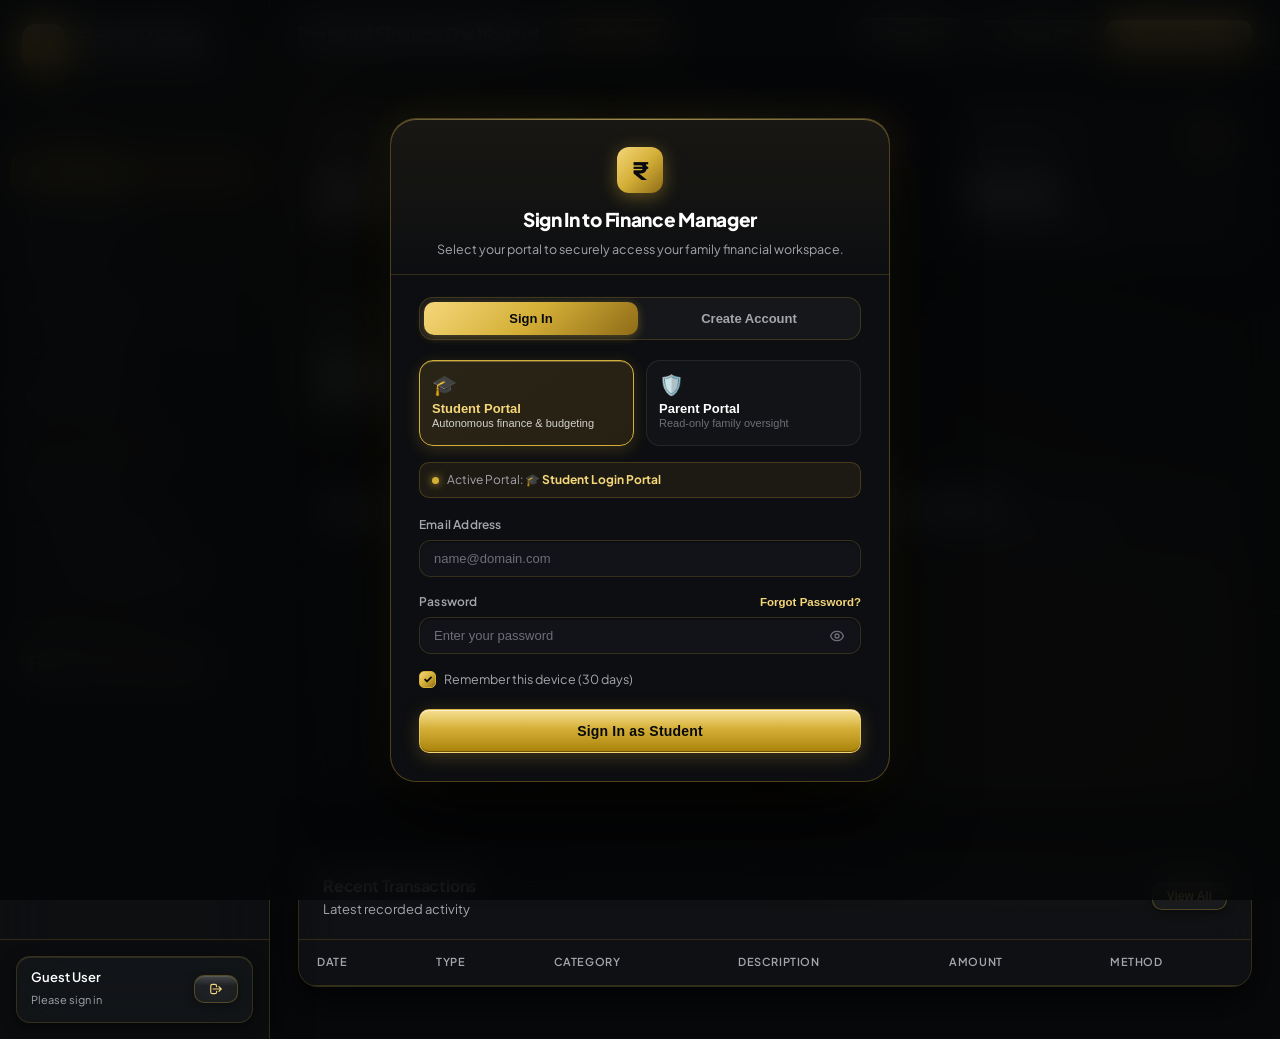
<file: frontend/index.html>
<!DOCTYPE html>
<html lang="en">
<head>
  <meta charset="UTF-8">
  <meta name="viewport" content="width=device-width, initial-scale=1.0">
  <title>Finance System Manager — Parent–Student Family Finance</title>
  <link rel="stylesheet" href="css/style.css">
  <link rel="preconnect" href="https://fonts.googleapis.com">
  <link rel="preconnect" href="https://fonts.gstatic.com" crossorigin>
  <link href="https://fonts.googleapis.com/css2?family=Plus+Jakarta+Sans:wght@400;500;600;700;800&family=Inter:wght@400;500;600;700;800&display=swap" rel="stylesheet">
</head>
<body>

  <!-- Ambient Luxury Golden Glow & Flowing Streamlines Canvas -->
  <div class="ambient-glow-mesh" aria-hidden="true">
    <div class="ambient-orb orb-primary"></div>
    <div class="ambient-orb orb-secondary"></div>
    <div class="ambient-orb orb-accent"></div>
    <svg class="gold-waves-svg" viewBox="0 0 1440 900" preserveAspectRatio="none" fill="none">
      <defs>
        <linearGradient id="goldWaveGrad1" x1="0%" y1="0%" x2="100%" y2="80%">
          <stop offset="0%" stop-color="#D4AF37" stop-opacity="0.32" />
          <stop offset="35%" stop-color="#F5D77A" stop-opacity="0.5" />
          <stop offset="70%" stop-color="#8F6B18" stop-opacity="0.2" />
          <stop offset="100%" stop-color="#D4AF37" stop-opacity="0" />
        </linearGradient>
        <linearGradient id="goldWaveGrad2" x1="100%" y1="100%" x2="0%" y2="20%">
          <stop offset="0%" stop-color="#F5D77A" stop-opacity="0.25" />
          <stop offset="50%" stop-color="#D4AF37" stop-opacity="0.4" />
          <stop offset="100%" stop-color="#8F6B18" stop-opacity="0" />
        </linearGradient>
      </defs>
      <path d="M-100,180 C280,320 540,60 920,220 C1200,340 1380,180 1560,120" stroke="url(#goldWaveGrad1)" stroke-width="1.8" opacity="0.7" />
      <path d="M-100,210 C290,350 560,90 940,250 C1220,370 1400,210 1580,150" stroke="url(#goldWaveGrad1)" stroke-width="1.2" opacity="0.5" />
      <path d="M-100,240 C300,380 580,120 960,280 C1240,400 1420,240 1600,180" stroke="url(#goldWaveGrad1)" stroke-width="0.8" opacity="0.35" />
      <path d="M-80,270 C310,410 600,150 980,310 C1260,430 1440,270 1620,210" stroke="url(#goldWaveGrad1)" stroke-width="0.6" opacity="0.22" />
      <path d="M300,920 C640,680 920,860 1280,660 C1400,590 1500,620 1600,600" stroke="url(#goldWaveGrad2)" stroke-width="1.6" opacity="0.6" />
      <path d="M320,950 C660,710 940,890 1300,690 C1420,620 1520,650 1620,630" stroke="url(#goldWaveGrad2)" stroke-width="1.0" opacity="0.4" />
      <path d="M340,980 C680,740 960,920 1320,720 C1440,650 1540,680 1640,660" stroke="url(#goldWaveGrad2)" stroke-width="0.7" opacity="0.25" />
    </svg>
  </div>

  <!-- App Main Layout -->
  <div class="app-container">

    <!-- Sidebar -->
    <aside class="sidebar">
      <div class="brand">
        <div class="brand-icon">₹</div>
        <div class="brand-info">
          <h2>Finance Manager</h2>
          <p>Parent–Student Workspace</p>
        </div>
      </div>

      <nav class="nav-menu">
        <div class="nav-section-title">Core Finance</div>
        <button class="nav-item active" data-view="dashboard-view">
          <svg fill="none" stroke="currentColor" stroke-width="2" viewBox="0 0 24 24"><path stroke-linecap="round" stroke-linejoin="round" d="M3 12l2-2m0 0l7-7 7 7M5 10v10a1 1 0 001 1h3m10-11l2 2m-2-2v10a1 1 0 01-1 1h-3m-6 0a1 1 0 001-1v-4a1 1 0 011-1h2a1 1 0 011 1v4a1 1 0 001 1m-6 0h6"/></svg>
          Dashboard
        </button>

        <button class="nav-item" data-view="transactions-view">
          <svg fill="none" stroke="currentColor" stroke-width="2" viewBox="0 0 24 24"><path stroke-linecap="round" stroke-linejoin="round" d="M9 5H7a2 2 0 00-2 2v12a2 2 0 002 2h10a2 2 0 002-2V7a2 2 0 00-2-2h-2M9 5a2 2 0 002 2h2a2 2 0 002-2M9 5a2 2 0 012-2h2a2 2 0 012 2m-3 7h3m-3 4h3m-6-4h.01M9 16h.01"/></svg>
          Transactions
        </button>

        <button class="nav-item" data-view="budgets-view">
          <svg fill="none" stroke="currentColor" stroke-width="2" viewBox="0 0 24 24"><path stroke-linecap="round" stroke-linejoin="round" d="M11 3.055A9.001 9.001 0 1020.945 13H11V3.055z"/><path stroke-linecap="round" stroke-linejoin="round" d="M20.488 9H15V3.512A9.025 9.025 0 0120.488 9z"/></svg>
          Budgets
        </button>

        <button class="nav-item" data-view="goals-view">
          <svg fill="none" stroke="currentColor" stroke-width="2" viewBox="0 0 24 24"><path stroke-linecap="round" stroke-linejoin="round" d="M13 10V3L4 14h7v7l9-11h-7z"/></svg>
          Savings Goals
        </button>

        <button class="nav-item" data-view="investments-view">
          <svg fill="none" stroke="currentColor" stroke-width="2" viewBox="0 0 24 24"><path stroke-linecap="round" stroke-linejoin="round" d="M13 7h8m0 0v8m0-8l-8 8-4-4-6 6"/></svg>
          Investments
        </button>

        <button class="nav-item" data-view="sip-view">
          <svg fill="none" stroke="currentColor" stroke-width="2" viewBox="0 0 24 24"><path stroke-linecap="round" stroke-linejoin="round" d="M12 8c-1.657 0-3 .895-3 2s1.343 2 3 2 3 .895 3 2-1.343 2-3 2m0-8c1.11 0 2.08.402 2.599 1M12 8V7m0 1v8m0 0v1m0-1c-1.11 0-2.08-.402-2.599-1M21 12a9 9 0 11-18 0 9 9 0 0118 0z"/></svg>
          SIP Tracker
        </button>

        <div class="nav-section-title">Family & Intelligence</div>
        <button class="nav-item" data-view="family-view">
          <svg fill="none" stroke="currentColor" stroke-width="2" viewBox="0 0 24 24"><path stroke-linecap="round" stroke-linejoin="round" d="M12 4.354a4 4 0 110 5.292M15 21H3v-1a6 6 0 0112 0v1zm0 0h6v-1a6 6 0 00-9-5.197M13 7a4 4 0 11-8 0 4 4 0 018 0z"/></svg>
          Family Link
        </button>

        <button class="nav-item" data-view="statement-view">
          <svg fill="none" stroke="currentColor" stroke-width="2" viewBox="0 0 24 24"><path stroke-linecap="round" stroke-linejoin="round" d="M4 16v1a3 3 0 003 3h10a3 3 0 003-3v-1m-4-8l-4-4m0 0L8 8m4-4v12"/></svg>
          Statement Import
        </button>

        <button class="nav-item" data-view="intelligence-view">
          <svg fill="none" stroke="currentColor" stroke-width="2" viewBox="0 0 24 24"><path stroke-linecap="round" stroke-linejoin="round" d="M9.663 17h4.673M12 3v1m6.364 1.636l-.707.707M21 12h-1M4 12H3m3.343-5.657l-.707-.707m2.828 9.9a5 5 0 117.072 0l-.548.547A3.374 3.374 0 0014 18.469V19a2 2 0 11-4 0v-.531c0-.895-.356-1.754-.988-2.386l-.548-.547z"/></svg>
          AI & Analytics (9 Tools)
        </button>

        <div class="nav-section-title">Presentation & Deck</div>
        <a href="presentation.html" target="_blank" class="nav-item" style="text-decoration: none; color: var(--primary-bright);">
          <svg fill="none" stroke="currentColor" stroke-width="2" viewBox="0 0 24 24"><path stroke-linecap="round" stroke-linejoin="round" d="M7 4v16M17 4v16M3 8h4m10 0h4M3 12h18M3 16h4m10 0h4M4 20h16a1 1 0 001-1V5a1 1 0 00-1-1H4a1 1 0 00-1 1v14a1 1 0 001 1z"/></svg>
          📽️ Pitch Deck (9 Slides)
        </a>
      </nav>

      <div class="sidebar-footer">
        <div class="user-profile-badge">
          <div class="user-meta">
            <h4 id="user-display-name">Guest User</h4>
            <span id="user-email">Please sign in</span>
          </div>
          <button class="btn btn-secondary btn-sm" id="btn-logout" title="Log out">
            <svg width="14" height="14" fill="none" stroke="currentColor" stroke-width="2" viewBox="0 0 24 24"><path stroke-linecap="round" stroke-linejoin="round" d="M17 16l4-4m0 0l-4-4m4 4H7m6 4v1a3 3 0 01-3 3H6a3 3 0 01-3-3V7a3 3 0 013-3h4a3 3 0 013 3v1"/></svg>
          </button>
        </div>
      </div>
    </aside>

    <!-- Mobile Drawer Overlay -->
    <div class="sidebar-overlay" id="sidebar-overlay"></div>

    <!-- Main Content Area -->
    <main class="main-wrapper">

      <!-- Top Header -->
      <header class="top-header">
        <div class="header-left">
          <button class="menu-toggle-btn" id="mobile-menu-toggle" title="Toggle Navigation Menu">
            <svg width="20" height="20" fill="none" stroke="currentColor" stroke-width="2" viewBox="0 0 24 24"><path stroke-linecap="round" stroke-linejoin="round" d="M4 6h16M4 12h16M4 18h16"/></svg>
          </button>
          <h1 class="header-title" id="page-title">Personal Finance Dashboard</h1>
          <span class="role-badge student" id="header-role-badge">STUDENT MODE</span>
        </div>
        <div class="header-right">
          <a href="presentation.html" target="_blank" class="btn btn-secondary btn-sm" style="text-decoration: none; color: var(--primary-bright); border-color: rgba(212, 175, 55, 0.4);" title="Open 9-Slide Presentation Deck">
            📽️ Pitch Deck
          </a>
          <button class="btn btn-secondary btn-sm" id="btn-export-csv" title="Export transactions to CSV">
            <svg width="14" height="14" fill="none" stroke="currentColor" stroke-width="2" viewBox="0 0 24 24"><path stroke-linecap="round" stroke-linejoin="round" d="M4 16v1a3 3 0 003 3h10a3 3 0 003-3v-1m-4-4l-4 4m0 0l-4-4m4 4V4"/></svg>
            Export CSV
          </button>
          <button class="btn btn-primary btn-sm student-only" id="btn-open-add-tx">
            <svg width="14" height="14" fill="none" stroke="currentColor" stroke-width="2" viewBox="0 0 24 24"><path stroke-linecap="round" stroke-linejoin="round" d="M12 4v16m8-8H4"/></svg>
            Add Transaction
          </button>
        </div>
      </header>

      <!-- Persistent Parent Read-Only Alert Banner -->
      <div class="read-only-banner" id="parent-read-only-banner" style="display: none; align-items: center; justify-content: space-between; flex-wrap: wrap; gap: 12px;">
        <div style="display: flex; align-items: center; gap: 10px; flex-wrap: wrap;">
          <span>🔒 READ-ONLY PARENT VIEW: Reviewing approved records for:</span>
          <select id="parent-student-select" class="form-control" style="width: auto; padding: 4px 12px; font-weight: 700; height: 32px; font-size: 13px; display: inline-block; background: rgba(10, 16, 36, 0.85); color: #fff; border-color: var(--primary);" onchange="onParentStudentSelected(this.value)">
            <!-- Populated dynamically -->
          </select>
          <span style="font-size: 12px; color: var(--text-muted);">Modification operations restricted.</span>
        </div>
        <span class="badge badge-active" id="parent-link-badge">LINK ACTIVE</span>
      </div>

      <!-- Main Body Content -->
      <div class="content-body">

        <!-- 1. DASHBOARD VIEW -->
        <section class="app-view active-view" id="dashboard-view">
          <!-- Parent Unlinked Notice -->
          <div id="parent-unlinked-alert" style="display: none; background: rgba(255, 184, 77, 0.12); border: 1px solid var(--warning-border); border-radius: var(--radius-lg); padding: 18px 22px; margin-bottom: 20px; align-items: center; justify-content: space-between;">
            <div>
              <h4 style="color: var(--warning); font-size: 15px; font-weight: 700; margin-bottom: 4px;">⚠️ No Approved Student Link Connected</h4>
              <p style="color: var(--text-secondary); font-size: 13px; margin: 0;">You do not currently have an active link to a Student account. Head to the <a href="javascript:navigateTo('family-view')" style="color: var(--primary); text-decoration: underline; font-weight: 600;">Family Link</a> section to send or verify an invitation.</p>
            </div>
            <button class="btn btn-secondary btn-sm" onclick="navigateTo('family-view')">Open Family Link</button>
          </div>

          <div class="metrics-grid">
            <div class="metric-card">
              <div class="metric-header">
                <span class="metric-title">Total Income</span>
                <div class="metric-icon-wrap" style="background: var(--success-light); color: var(--success);">
                  <svg width="20" height="20" fill="none" stroke="currentColor" stroke-width="2" viewBox="0 0 24 24"><path stroke-linecap="round" stroke-linejoin="round" d="M7 11l5-5m0 0l5 5m-5-5v12"/></svg>
                </div>
              </div>
              <div class="metric-value" id="metric-income">₹0.00</div>
              <div class="metric-subtext" id="metric-income-sub">This month</div>
            </div>

            <div class="metric-card">
              <div class="metric-header">
                <span class="metric-title">Total Expenses</span>
                <div class="metric-icon-wrap" style="background: var(--danger-light); color: var(--danger);">
                  <svg width="20" height="20" fill="none" stroke="currentColor" stroke-width="2" viewBox="0 0 24 24"><path stroke-linecap="round" stroke-linejoin="round" d="M17 13l-5 5m0 0l-5-5m5 5V6"/></svg>
                </div>
              </div>
              <div class="metric-value" id="metric-expense">₹0.00</div>
              <div class="metric-subtext" id="metric-expense-sub">This month</div>
            </div>

            <div class="metric-card">
              <div class="metric-header">
                <span class="metric-title">Net Cash Flow</span>
                <div class="metric-icon-wrap" style="background: var(--primary-light); color: var(--primary);">
                  <svg width="20" height="20" fill="none" stroke="currentColor" stroke-width="2" viewBox="0 0 24 24"><path stroke-linecap="round" stroke-linejoin="round" d="M12 8c-1.657 0-3 .895-3 2s1.343 2 3 2 3 .895 3 2-1.343 2-3 2m0-8c1.11 0 2.08.402 2.599 1M12 8V7m0 1v8m0 0v1m0-1c-1.11 0-2.08-.402-2.599-1M21 12a9 9 0 11-18 0 9 9 0 0118 0z"/></svg>
                </div>
              </div>
              <div class="metric-value" id="metric-net">₹0.00</div>
              <div class="metric-subtext">Income minus expenses</div>
            </div>

            <div class="metric-card">
              <div class="metric-header">
                <span class="metric-title">Tracked Balance</span>
                <div class="metric-icon-wrap" style="background: var(--purple-light); color: var(--purple);">
                  <svg width="20" height="20" fill="none" stroke="currentColor" stroke-width="2" viewBox="0 0 24 24"><path stroke-linecap="round" stroke-linejoin="round" d="M3 10h18M7 15h1m4 0h1m-7 4h12a3 3 0 003-3V8a3 3 0 00-3-3H6a3 3 0 00-3 3v8a3 3 0 003 3z"/></svg>
                </div>
              </div>
              <div class="metric-value" id="metric-balance">₹0.00</div>
              <div class="metric-subtext">Ledger tracked net cash</div>
            </div>
          </div>

          <!-- Charts Grid -->
          <div class="charts-grid">
            <div class="card">
              <div class="card-header">
                <div>
                  <h3 class="card-title">Expense Category Breakdown</h3>
                  <p class="card-subtitle">Spending distribution across categories</p>
                </div>
              </div>
              <div class="card-body" id="category-chart-container" style="display: flex; flex-direction: column; align-items: center; justify-content: center; min-height: 240px;">
                <!-- Dynamically rendered SVG Pie/Donut Chart -->
              </div>
            </div>

            <div class="card">
              <div class="card-header">
                <div>
                  <h3 class="card-title">Monthly Spending Trends</h3>
                  <p class="card-subtitle">Income vs Expense trends over the last 6 months</p>
                </div>
              </div>
              <div class="card-body" id="trends-chart-container" style="min-height: 240px;">
                <!-- Dynamically rendered SVG Bar Chart -->
              </div>
            </div>
          </div>

          <!-- Recent Transactions -->
          <div class="card">
            <div class="card-header">
              <div>
                <h3 class="card-title">Recent Transactions</h3>
                <p class="card-subtitle">Latest recorded activity</p>
              </div>
              <button class="btn btn-secondary btn-sm" onclick="navigateTo('transactions-view')">View All</button>
            </div>
            <div class="card-body" style="padding: 0;">
              <div class="table-responsive">
                <table>
                  <thead>
                    <tr>
                      <th>Date</th>
                      <th>Type</th>
                      <th>Category</th>
                      <th>Description</th>
                      <th>Amount</th>
                      <th>Method</th>
                    </tr>
                  </thead>
                  <tbody id="recent-transactions-tbody">
                    <!-- Populated dynamically -->
                  </tbody>
                </table>
              </div>
            </div>
          </div>
        </section>

        <!-- 2. TRANSACTIONS VIEW -->
        <section class="app-view" id="transactions-view">
          <div class="card">
            <div class="card-header">
              <div>
                <h3 class="card-title">Transaction Ledger</h3>
                <p class="card-subtitle">Detailed record of income and expenses</p>
              </div>
              <button class="btn btn-primary btn-sm student-only" onclick="openAddTxModal()">
                + Add Transaction
              </button>
            </div>
            <div class="card-body" style="border-bottom: 1px solid var(--border); background: rgba(10, 16, 36, 0.5); padding: 18px 24px;">
              <div class="form-row">
                <div>
                  <label class="form-label">Category</label>
                  <select class="form-control" id="filter-tx-category">
                    <option value="">All Categories</option>
                  </select>
                </div>
                <div>
                  <label class="form-label">Type</label>
                  <select class="form-control" id="filter-tx-type">
                    <option value="">All Types</option>
                    <option value="INCOME">Income Only</option>
                    <option value="EXPENSE">Expense Only</option>
                  </select>
                </div>
                <div>
                  <label class="form-label">From Date</label>
                  <input type="date" class="form-control" id="filter-tx-start">
                </div>
                <div>
                  <label class="form-label">To Date</label>
                  <input type="date" class="form-control" id="filter-tx-end">
                </div>
                <div style="display: flex; align-items: flex-end; gap: 8px;">
                  <button class="btn btn-primary btn-sm" onclick="loadTransactions()">Apply Filters</button>
                  <button class="btn btn-secondary btn-sm" onclick="resetTxFilters()">Reset</button>
                </div>
              </div>
            </div>
            <div class="card-body" style="padding: 0;">
              <div class="table-responsive">
                <table>
                  <thead>
                    <tr>
                      <th>Date</th>
                      <th>Type</th>
                      <th>Category</th>
                      <th>Description</th>
                      <th>Amount</th>
                      <th>Method</th>
                      <th class="student-only">Actions</th>
                    </tr>
                  </thead>
                  <tbody id="transactions-table-tbody">
                    <!-- Populated dynamically -->
                  </tbody>
                </table>
              </div>
            </div>
          </div>
        </section>

        <!-- 3. BUDGETS VIEW -->
        <section class="app-view" id="budgets-view">
          <div class="card">
            <div class="card-header">
              <div>
                <h3 class="card-title">Monthly Category Budgets</h3>
                <p class="card-subtitle">Spending limits with automatic threshold alerts</p>
              </div>
              <button class="btn btn-primary btn-sm student-only" onclick="openBudgetModal()">
                + Set Budget
              </button>
            </div>
            <div class="card-body">
              <div id="budgets-container" style="display: grid; grid-template-columns: repeat(auto-fit, minmax(300px, 1fr)); gap: 20px;">
                <!-- Populated dynamically -->
              </div>
            </div>
          </div>
        </section>

        <!-- 4. SAVINGS GOALS VIEW -->
        <section class="app-view" id="goals-view">
          <div class="card">
            <div class="card-header">
              <div>
                <h3 class="card-title">Savings Goals Tracker</h3>
                <p class="card-subtitle">Monitor milestones and savings pace</p>
              </div>
              <button class="btn btn-primary btn-sm student-only" onclick="openGoalModal()">
                + New Goal
              </button>
            </div>
            <div class="card-body">
              <div id="goals-container" style="display: grid; grid-template-columns: repeat(auto-fit, minmax(300px, 1fr)); gap: 20px;">
                <!-- Populated dynamically -->
              </div>
            </div>
          </div>
        </section>

        <!-- 5. INVESTMENTS VIEW -->
        <section class="app-view" id="investments-view">
          <!-- Portfolio View Header & Live Controls -->
          <div style="display: flex; justify-content: space-between; align-items: center; margin-bottom: 20px; flex-wrap: wrap; gap: 14px;">
            <div>
              <h2 style="font-size: 20px; font-weight: 700; color: #FFFFFF; display: flex; align-items: center; gap: 10px; margin-bottom: 4px;">
                <span>Investment Portfolio</span>
                <span id="inv-live-status-pill" class="badge" style="background: rgba(0, 208, 156, 0.12); color: #00D09C; border: 1px solid rgba(0, 208, 156, 0.3); font-size: 11px;">
                  🟢 Live Market Connected
                </span>
              </h2>
              <p style="font-size: 12.5px; color: var(--text-muted); margin: 0;">
                Real-time multi-asset valuations across Indian Equities, US Stocks, ETFs, Mutual Funds, Gold & Crypto
              </p>
            </div>
            <div style="display: flex; align-items: center; gap: 10px; flex-wrap: wrap;">
              <span id="inv-last-sync-text" style="font-size: 11px; color: var(--text-muted);">
                Synced: Just now
              </span>
              <button class="btn btn-secondary btn-sm" id="btn-refresh-inv" onclick="refreshPortfolioLive()" title="Sync real-time prices from Yahoo Finance, AMFI & CoinGecko">
                <span id="inv-refresh-icon">🔄</span> Refresh Live Prices
              </button>
              <button class="btn btn-primary btn-sm student-only" onclick="openInvestmentModal()">
                + Add Investment
              </button>
            </div>
          </div>

          <!-- Portfolio KPI Metrics Grid -->
          <div class="metrics-grid" style="grid-template-columns: repeat(auto-fit, minmax(210px, 1fr)); margin-bottom: 20px;">
            <div class="metric-card">
              <div class="metric-header">
                <span class="metric-label">Current Valuation</span>
                <span class="metric-icon" style="background: rgba(212, 175, 55, 0.15); color: var(--primary-bright);">📈</span>
              </div>
              <div class="metric-value text-gold" id="inv-kpi-current-val">₹0.00</div>
              <div class="metric-sub" id="inv-kpi-asset-count" style="color: var(--text-muted); font-size: 11.5px;">
                0 Active Assets
              </div>
            </div>

            <div class="metric-card">
              <div class="metric-header">
                <span class="metric-label">Total Invested</span>
                <span class="metric-icon" style="background: rgba(255, 255, 255, 0.08); color: #FFFFFF;">💼</span>
              </div>
              <div class="metric-value" id="inv-kpi-invested">₹0.00</div>
              <div class="metric-sub" style="color: var(--text-muted); font-size: 11.5px;">
                Total Capital Deployed
              </div>
            </div>

            <div class="metric-card">
              <div class="metric-header">
                <span class="metric-label">Total Unrealized P&L</span>
                <span class="metric-icon" style="background: rgba(0, 208, 156, 0.15); color: #00D09C;">📊</span>
              </div>
              <div class="metric-value" id="inv-kpi-pnl">₹0.00</div>
              <div class="metric-sub" style="display: flex; align-items: center; gap: 6px; margin-top: 4px;">
                <span class="badge" id="inv-kpi-pnl-pct" style="background: rgba(0, 208, 156, 0.15); color: #00D09C;">
                  +0.00%
                </span>
                <span style="color: var(--text-muted); font-size: 11px;">All-time return</span>
              </div>
            </div>

            <div class="metric-card">
              <div class="metric-header">
                <span class="metric-label">Today's Session Movement</span>
                <span class="metric-icon" style="background: rgba(77, 141, 255, 0.15); color: #4D8DFF;">⚡</span>
              </div>
              <div class="metric-value" id="inv-kpi-daychange">₹0.00</div>
              <div class="metric-sub" style="color: var(--text-muted); font-size: 11.5px;">
                Day Gain / Loss (24h)
              </div>
            </div>
          </div>

          <!-- Asset Allocation Card -->
          <div class="card" style="margin-bottom: 20px;">
            <div class="card-header" style="padding-bottom: 12px;">
              <div>
                <h3 class="card-title" style="font-size: 15px;">Asset Allocation</h3>
                <p class="card-subtitle">Diversification spread across financial market instruments</p>
              </div>
            </div>
            <div class="card-body" style="padding-top: 0;">
              <div class="allocation-bar-wrapper">
                <div class="allocation-bar" id="inv-allocation-bar">
                  <!-- Proportional segments populated dynamically -->
                </div>
              </div>
              <div class="allocation-legend-grid" id="inv-allocation-legend">
                <!-- Legend items populated dynamically -->
              </div>
            </div>
          </div>

          <!-- Holdings Table Card -->
          <div class="card">
            <div class="card-header" style="flex-wrap: wrap; gap: 12px;">
              <div>
                <h3 class="card-title" style="font-size: 15px;">Holdings & Live Market Prices</h3>
                <p class="card-subtitle">Automated market pricing via Yahoo Finance, AMFI and CoinGecko</p>
              </div>
              <div style="display: flex; gap: 10px; align-items: center; flex-wrap: wrap;">
                <select class="form-control" id="inv-filter-type" style="padding: 6px 12px; font-size: 12px; max-width: 170px;" onchange="filterInvestmentsTable()">
                  <option value="ALL">All Categories</option>
                  <option value="INDIAN_STOCKS">Indian Stocks</option>
                  <option value="US_STOCKS">US Stocks</option>
                  <option value="ETFS">ETFs</option>
                  <option value="MUTUAL_FUNDS">Mutual Funds</option>
                  <option value="GOLD">Gold</option>
                  <option value="CRYPTO">Crypto</option>
                  <option value="BONDS">Bonds / FDs</option>
                </select>
                <input type="text" class="form-control" id="inv-filter-search" placeholder="Search holdings..." style="padding: 6px 12px; font-size: 12px; width: 160px;" oninput="filterInvestmentsTable()">
              </div>
            </div>
            <div class="card-body" style="padding: 0;">
              <div class="table-responsive">
                <table>
                  <thead>
                    <tr>
                      <th>Asset & Symbol</th>
                      <th>Category</th>
                      <th>Qty / Units</th>
                      <th>Avg Buy Price</th>
                      <th>Live Market Price</th>
                      <th>Total Invested</th>
                      <th>Current Valuation</th>
                      <th>Unrealized P&L</th>
                      <th class="student-only">Actions</th>
                    </tr>
                  </thead>
                  <tbody id="investments-tbody">
                    <!-- Populated dynamically -->
                  </tbody>
                </table>
              </div>
            </div>
          </div>
        </section>

        <!-- 6. SIP TRACKER & RESEARCH HUB -->
        <section class="app-view" id="sip-view">
          <!-- Sub-Navigation Header -->
          <div style="display: flex; justify-content: space-between; align-items: center; margin-bottom: 20px; flex-wrap: wrap; gap: 12px;">
            <div style="display: flex; gap: 8px;">
              <button class="btn btn-primary btn-sm" id="tab-sip-research" onclick="switchSipSubView('research')">
                🔍 AMFI Research & Recommendations
              </button>
              <button class="btn btn-secondary btn-sm" id="tab-sip-active" onclick="switchSipSubView('active')">
                📋 Registered SIPs (<span id="sip-count-badge">0</span>)
              </button>
            </div>
            <div style="display: flex; align-items: center; gap: 10px;">
              <span class="badge" id="amfi-data-badge" style="background: rgba(37, 99, 255, 0.2); color: #4D8DFF; border: 1px solid rgba(77, 141, 255, 0.3); font-size: 11px;">
                🏛️ AMFI Official Daily NAV
              </span>
              <button class="btn btn-secondary btn-sm" onclick="refreshAmfiDataLive()" title="Sync latest NAVs from AMFI" style="padding: 4px 10px; font-size: 12px;">
                🔄 Refresh NAVs
              </button>
              <button class="btn btn-primary btn-sm student-only" onclick="openSipModal()">
                + Register SIP
              </button>
            </div>
          </div>

          <!-- SUBVIEW 1: RESEARCH & PERSONALIZED RECOMMENDATIONS -->
          <div id="sip-research-subview">
            <!-- Top Row: Personal Affordability Gauge & Risk Profile Summary -->
            <div style="display: grid; grid-template-columns: repeat(auto-fit, minmax(360px, 1fr)); gap: 20px; margin-bottom: 24px;">
              <!-- Card A: Affordability Assessment -->
              <div class="card" style="margin-bottom: 0;">
                <div class="card-header">
                  <div>
                    <h4 class="card-title">Cash-Flow & SIP Affordability</h4>
                    <p class="card-subtitle">Calculated from verified bank & ledger transactions</p>
                  </div>
                  <span class="badge" id="affordability-status-badge">Calculating...</span>
                </div>
                <div class="card-body" id="affordability-card-body">
                  <div style="text-align: center; color: var(--text-muted); padding: 20px;">Analyzing ledger transactions...</div>
                </div>
              </div>

              <!-- Card B: Investor Risk Profile & Questionnaire -->
              <div class="card" style="margin-bottom: 0;">
                <div class="card-header">
                  <div>
                    <h4 class="card-title">Investor Risk Profile</h4>
                    <p class="card-subtitle">SEBI suitability alignment & goal horizons</p>
                  </div>
                  <button class="btn btn-secondary btn-sm student-only" onclick="openInvestorProfileModal()">
                    ⚙️ Edit Profile
                  </button>
                </div>
                <div class="card-body" id="investor-profile-card-body">
                  <div style="text-align: center; color: var(--text-muted); padding: 20px;">Loading profile...</div>
                </div>
              </div>
            </div>

            <!-- Section: Personalized Scheme Shortlist -->
            <div class="card" style="margin-bottom: 24px;">
              <div class="card-header">
                <div>
                  <h3 class="card-title">Personalized Scheme Shortlist</h3>
                  <p class="card-subtitle">Tailored to your verified cash-flow capacity, risk tolerance, and investment horizon</p>
                </div>
                <div style="font-size: 12px; color: var(--text-muted);" id="recommendation-context-note">
                  Ranked by multi-factor suitability (Never by recent returns alone)
                </div>
              </div>
              <div class="card-body">
                <div id="recommended-schemes-grid" style="display: grid; grid-template-columns: repeat(auto-fit, minmax(320px, 1fr)); gap: 18px;">
                  <!-- Populated dynamically -->
                </div>
              </div>
            </div>

            <!-- Section: Real AMFI Mutual Fund Scheme Explorer & Comparison -->
            <div class="card" style="margin-bottom: 24px;">
              <div class="card-header" style="flex-wrap: wrap; gap: 12px;">
                <div>
                  <h3 class="card-title">Verified AMFI Mutual Fund Explorer</h3>
                  <p class="card-subtitle">Official End-of-Day NAVs, 1Y/3Y/5Y CAGR, Annualized Volatility, and Riskometer ratings</p>
                </div>
                <div style="display: flex; gap: 8px; align-items: center; flex-wrap: wrap;">
                  <select class="form-control" id="scheme-category-filter" onchange="filterSchemeCatalog()" style="width: auto; min-width: 170px; padding: 6px 12px; font-size: 12px;">
                    <option value="">All Asset Categories</option>
                    <option value="EQUITY">Equity (Growth Core)</option>
                    <option value="Large Cap">Large Cap / Index</option>
                    <option value="Flexi Cap">Flexi Cap</option>
                    <option value="Mid Cap">Mid Cap</option>
                    <option value="Small Cap">Small Cap</option>
                    <option value="ELSS">ELSS Tax Saver (80C)</option>
                    <option value="HYBRID">Hybrid (Balanced)</option>
                    <option value="DEBT">Debt / Liquid (Emergency)</option>
                  </select>
                  <button class="btn btn-secondary btn-sm" id="btn-compare-schemes" onclick="openSchemeComparisonModal()" disabled>
                    ⚖️ Compare Selected (<span id="compare-count">0</span>/4)
                  </button>
                </div>
              </div>
              <div class="card-body">
                <div class="table-responsive">
                  <table class="table" id="amfi-schemes-table">
                    <thead>
                      <tr>
                        <th style="width: 40px;"><input type="checkbox" id="select-all-schemes" onchange="toggleSelectAllSchemes(this)"></th>
                        <th>Scheme Name</th>
                        <th>Category</th>
                        <th>Latest NAV</th>
                        <th>NAV Date</th>
                        <th>1Y Return</th>
                        <th>3Y CAGR</th>
                        <th>3Y Volatility</th>
                        <th>Expense Ratio</th>
                        <th>Riskometer</th>
                        <th>Official Portal</th>
                      </tr>
                    </thead>
                    <tbody id="amfi-schemes-tbody">
                      <!-- Populated dynamically -->
                    </tbody>
                  </table>
                </div>
              </div>
            </div>

            <!-- Section: Interactive SIP Compounding Simulator -->
            <div class="card" style="margin-bottom: 24px;">
              <div class="card-header">
                <div>
                  <h3 class="card-title">Interactive SIP Compounding Simulator</h3>
                  <p class="card-subtitle">Deterministic compound monthly annuity model: FV = P × [((1+i)ⁿ - 1)/i] × (1+i)</p>
                </div>
              </div>
              <div class="card-body">
                <div style="display: grid; grid-template-columns: repeat(auto-fit, minmax(280px, 1fr)); gap: 24px; align-items: start;">
                  <div>
                    <div class="form-group" style="margin-bottom: 18px;">
                      <div style="display: flex; justify-content: space-between; font-size: 13px; margin-bottom: 6px;">
                        <label class="form-label" style="margin-bottom: 0;">Monthly SIP Contribution:</label>
                        <strong style="color: var(--primary);" id="sim-amount-display">₹1,000</strong>
                      </div>
                      <input type="range" class="form-control" id="sim-amount-slider" min="500" max="20000" step="500" value="1000" oninput="updateSipSimulation()">
                      <div style="display: flex; justify-content: space-between; font-size: 11px; color: var(--text-muted); margin-top: 4px;">
                        <span>₹500</span>
                        <span>₹5,000</span>
                        <span>₹10,000</span>
                        <span>₹20,000</span>
                      </div>
                    </div>

                    <div class="form-group" style="margin-bottom: 18px;">
                      <div style="display: flex; justify-content: space-between; font-size: 13px; margin-bottom: 6px;">
                        <label class="form-label" style="margin-bottom: 0;">Investment Horizon (Years):</label>
                        <strong style="color: var(--primary);" id="sim-years-display">5 Years</strong>
                      </div>
                      <input type="range" class="form-control" id="sim-years-slider" min="1" max="20" step="1" value="5" oninput="updateSipSimulation()">
                      <div style="display: flex; justify-content: space-between; font-size: 11px; color: var(--text-muted); margin-top: 4px;">
                        <span>1 Yr</span>
                        <span>5 Yrs</span>
                        <span>10 Yrs</span>
                        <span>20 Yrs</span>
                      </div>
                    </div>

                    <div class="form-group">
                      <label class="form-label">Assumed Annual Return Rate (% p.a.)</label>
                      <select class="form-control" id="sim-rate-select" onchange="updateSipSimulation()">
                        <option value="7.0">7.0% (Conservative / Liquid & Short Debt)</option>
                        <option value="10.0">10.0% (Balanced / Aggressive Hybrid)</option>
                        <option value="12.0" selected>12.0% (Moderate Equity / Nifty 50 Index)</option>
                        <option value="14.0">14.0% (Aggressive Diversified / Mid-Cap)</option>
                      </select>
                    </div>
                  </div>

                  <div style="background: rgba(10, 16, 36, 0.7); border: 1px solid var(--border); border-radius: var(--radius-md); padding: 20px;">
                    <h4 style="font-size: 14px; font-weight: 700; margin-bottom: 14px; color: var(--text-primary);">Projection Summary</h4>
                    <div style="display: flex; justify-content: space-between; font-size: 13px; margin-bottom: 10px;">
                      <span style="color: var(--text-secondary);">Total Principal Invested:</span>
                      <strong id="sim-total-invested">₹60,000</strong>
                    </div>
                    <div style="display: flex; justify-content: space-between; font-size: 15px; font-weight: 700; margin-bottom: 10px;">
                      <span>Estimated Future Value:</span>
                      <span style="color: var(--success);" id="sim-future-value">₹82,486</span>
                    </div>
                    <div style="display: flex; justify-content: space-between; font-size: 13px; margin-bottom: 14px;">
                      <span style="color: var(--text-secondary);">Estimated Wealth Gain:</span>
                      <span style="color: var(--success); font-weight: 600;" id="sim-wealth-gain">+₹22,486</span>
                    </div>
                    <div style="border-top: 1px solid var(--border); padding-top: 12px; font-size: 11px; color: var(--text-muted); line-height: 1.5;">
                      ⚠️ <em>Hypothetical illustrative projection. Assumed returns are for mathematical visualization only and not guaranteed predictions. Mutual funds fluctuate with equity markets.</em>
                    </div>
                  </div>
                </div>
              </div>
            </div>

            <!-- Section: Responsible Investment Guidance & SEBI Disclosure -->
            <div style="background: rgba(17, 27, 54, 0.5); border: 1px solid rgba(77, 141, 255, 0.2); border-radius: var(--radius-md); padding: 16px 20px; font-size: 12px; color: var(--text-secondary); line-height: 1.6;">
              <strong style="color: var(--text-primary); display: flex; align-items: center; gap: 6px; margin-bottom: 6px;">
                🏛️ Regulatory & Responsible Research Notice
              </strong>
              <p style="margin-bottom: 6px;">
                Mutual fund investments are subject to market risks, read all scheme-related documents carefully. Past performance and historical volatility do not guarantee future returns. Calculations and simulations presented here are deterministic mathematical illustrations for financial literacy and planning purposes, not SEBI-registered personalized investment advisory.
              </p>
              <p style="margin-bottom: 0; color: var(--text-muted); font-size: 11px;">
                Source Attribution: Association of Mutual Funds in India (AMFI) Official Daily NAV download portal. Pricing is delayed End-of-Day closing NAV and does not represent real-time intraday exchange trading.
              </p>
            </div>
          </div>

          <!-- SUBVIEW 2: REGISTERED SIPS -->
          <div id="sip-active-subview" style="display: none;">
            <div class="card">
              <div class="card-header">
                <div>
                  <h3 class="card-title">Registered Systematic Investment Plans</h3>
                  <p class="card-subtitle">Monthly automated schedules active in your personal profile</p>
                </div>
                <button class="btn btn-primary btn-sm student-only" onclick="openSipModal()">
                  + Register SIP
                </button>
              </div>
              <div class="card-body">
                <div id="sip-container" style="display: grid; grid-template-columns: repeat(auto-fit, minmax(320px, 1fr)); gap: 20px;">
                  <!-- Populated dynamically -->
                </div>
              </div>
            </div>
          </div>
        </section>

        <!-- 7. FAMILY LINK VIEW -->
        <section class="app-view" id="family-view">
          <div class="card">
            <div class="card-header">
              <div>
                <h3 class="card-title">Parent–Student Family Linking</h3>
                <p class="card-subtitle">Role-based transparency with explicit student consent</p>
              </div>
            </div>
            <div class="card-body">
              <div id="student-family-panel" style="display: none;">
                <div style="background: rgba(10, 16, 36, 0.65); border: 1px solid var(--border); border-radius: var(--radius-md); padding: 18px; margin-bottom: 24px;">
                  <h4 style="font-size: 14px; font-weight: 700; margin-bottom: 6px;">Your Student Invitation Code</h4>
                  <p style="font-size: 13px; color: var(--text-muted); margin-bottom: 12px;">Share this unique code with your Parent so they can send a link request. You retain full control to approve or revoke access at any time.</p>
                  <div style="display: flex; gap: 8px; max-width: 380px;">
                    <input type="text" class="form-control" id="student-invite-code-input" readonly style="font-family: monospace; font-weight: 700; font-size: 14px; letter-spacing: 1px;">
                    <button class="btn btn-secondary btn-sm" onclick="copyInviteCode()">Copy</button>
                  </div>
                </div>

                <h4 style="font-size: 14px; font-weight: 700; margin-bottom: 14px;">Family Link Requests & Permissions</h4>
                <div class="table-responsive">
                  <table>
                    <thead>
                      <tr>
                        <th>Parent Name</th>
                        <th>Parent Email</th>
                        <th>Status</th>
                        <th>Requested On</th>
                        <th>Actions</th>
                      </tr>
                    </thead>
                    <tbody id="student-links-tbody">
                      <!-- Populated dynamically -->
                    </tbody>
                  </table>
                </div>
              </div>

              <div id="parent-family-panel" style="display: none;">
                <div style="background: rgba(10, 16, 36, 0.65); border: 1px solid var(--border); border-radius: var(--radius-md); padding: 18px; margin-bottom: 24px; max-width: 500px;">
                  <h4 style="font-size: 14px; font-weight: 700; margin-bottom: 6px;">Request Link to Student</h4>
                  <p style="font-size: 13px; color: var(--text-muted); margin-bottom: 12px;">Enter your student's email address or invitation code. Once approved by the student, you will receive read-only visibility into permitted spending.</p>
                  <div class="form-group">
                    <label class="form-label">Student Email or Invitation Code</label>
                    <input type="text" class="form-control" id="parent-link-input" placeholder="e.g. student@university.edu or STU-XXXX-XXXX">
                  </div>
                  <button class="btn btn-primary" onclick="submitParentLinkRequest()">Send Link Request</button>
                </div>

                <h4 style="font-size: 14px; font-weight: 700; margin-bottom: 14px;">Current Link Status</h4>
                <div id="parent-link-status-card">
                  <!-- Populated dynamically -->
                </div>
              </div>
            </div>
          </div>
        </section>

        <!-- 8. STATEMENT IMPORT VIEW -->
        <section class="app-view" id="statement-view">
          <div class="card">
            <div class="card-header">
              <div>
                <h3 class="card-title">Smart Statement Intelligence (CSV & PDF Import)</h3>
                <p class="card-subtitle">Upload bank or UPI statements (.csv or .pdf) with automatic table extraction, category suggestion, and duplicate detection</p>
              </div>
              <button class="btn btn-secondary btn-sm" onclick="downloadSampleCsv()">Download Sample CSV</button>
            </div>
            <div class="card-body">
              <div id="statement-upload-box" style="border: 2px dashed rgba(77, 141, 255, 0.35); border-radius: var(--radius-md); padding: 36px 20px; text-align: center; background: rgba(10, 16, 36, 0.6); cursor: pointer; transition: all var(--transition-normal);">
                <svg width="40" height="40" fill="none" stroke="currentColor" stroke-width="1.5" viewBox="0 0 24 24" style="color: var(--text-muted); margin-bottom: 10px;"><path stroke-linecap="round" stroke-linejoin="round" d="M7 16a4 4 0 01-.88-7.903A5 5 0 1115.9 6L16 6a5 5 0 011 9.9M15 13l-3-3m0 0l-3 3m3-3v12"/></svg>
                <h4 style="font-size: 14px; font-weight: 600; margin-bottom: 4px;">Select or drop your financial statement (CSV or PDF)</h4>
                <p style="font-size: 12px; color: var(--text-muted);">Supports digital bank statements (.pdf) & standard spreadsheets (.csv)</p>
                <input type="file" id="statement-file-input" accept=".csv,.pdf,application/pdf,text/csv" style="display: none;">
              </div>

              <!-- Preview Area -->
              <div id="statement-preview-section" style="display: none; margin-top: 24px;">
                <div style="display: flex; align-items: center; justify-content: space-between; margin-bottom: 14px;">
                  <div>
                    <h4 style="font-size: 14px; font-weight: 700;">Statement Preview & Duplicate Inspection</h4>
                    <span id="statement-preview-summary" style="font-size: 12px; color: var(--text-muted);"></span>
                  </div>
                  <button class="btn btn-success" id="btn-commit-import" onclick="commitStatementImport()">
                    Confirm & Save Selected Records
                  </button>
                </div>
                <div class="table-responsive">
                  <table>
                    <thead>
                      <tr>
                        <th width="40"><input type="checkbox" id="select-all-import-rows" onchange="toggleAllImportRows(this.checked)"></th>
                        <th>Row #</th>
                        <th>Date</th>
                        <th>Description</th>
                        <th>Type</th>
                        <th>Debit (Dr)</th>
                        <th>Credit (Cr)</th>
                        <th>Balance</th>
                        <th>Category</th>
                        <th>Duplicate Status</th>
                      </tr>
                    </thead>
                    <tbody id="statement-preview-tbody">
                      <!-- Populated dynamically -->
                    </tbody>
                  </table>
                </div>
              </div>
            </div>
          </div>
        </section>

        <!-- 9. INTELLIGENCE SUITE VIEW -->
        <section class="app-view" id="intelligence-view">
          <div class="card">
            <div class="card-header">
              <div>
                <h3 class="card-title">Nine Intelligent Financial Features Suite</h3>
                <p class="card-subtitle">Deterministic financial engines, predictive analytics, and conversational intelligence</p>
              </div>
            </div>
            <div class="card-body">
              <!-- Sub navigation tabs -->
              <div class="sub-nav">
                <button class="sub-nav-btn active" data-intel="leak-panel">1. Money Leak Detector</button>
                <button class="sub-nav-btn" data-intel="simulator-panel">2. What-If Simulator</button>
                <button class="sub-nav-btn" data-intel="ai-chat-panel">3. Ask Your Money AI</button>
                <button class="sub-nav-btn" data-intel="action-agent-panel">4. Action-Taking Agent</button>
                <button class="sub-nav-btn" data-intel="anomaly-panel">6. Financial Anomaly Radar</button>
                <button class="sub-nav-btn" data-intel="coach-panel">8. Goal-Based Coach</button>
                <button class="sub-nav-btn" data-intel="predictor-panel">9. Month-End Predictor</button>
              </div>

              <!-- 1. Money Leak Detector -->
              <div class="intel-panel active-panel" id="leak-panel">
                <div style="background: rgba(255, 184, 77, 0.08); border: 1px solid rgba(255, 184, 77, 0.25); border-radius: var(--radius-md); padding: 14px; margin-bottom: 20px;">
                  <h4 style="font-size: 13px; font-weight: 700; color: #ffb84d;">Money Leak Detector</h4>
                  <p style="font-size: 12px; color: var(--text-secondary);">Identifies recurring micro-expenses that accumulate unnoticed across the past 30 days.</p>
                </div>
                <div id="money-leaks-container" style="display: grid; grid-template-columns: repeat(auto-fit, minmax(300px, 1fr)); gap: 16px;">
                  <!-- Populated dynamically -->
                </div>
              </div>

              <!-- 2. What-If Simulator -->
              <div class="intel-panel" id="simulator-panel">
                <div style="background: rgba(37, 99, 255, 0.08); border: 1px solid rgba(37, 99, 255, 0.25); border-radius: var(--radius-md); padding: 14px; margin-bottom: 20px;">
                  <h4 style="font-size: 13px; font-weight: 700; color: #4d8dff;">Hypothetical What-If Simulator</h4>
                  <p style="font-size: 12px; color: var(--text-secondary);">Adjust hypothetical monthly income, expense cuts, or SIP allocations to project estimated savings without changing actual records.</p>
                </div>
                <div class="form-row" style="margin-bottom: 20px;">
                  <div class="form-group">
                    <label class="form-label">Hypothetical Income Boost (₹/month)</label>
                    <input type="number" class="form-control" id="sim-income-adj" value="2000" min="0">
                  </div>
                  <div class="form-group">
                    <label class="form-label">Food & Mess Spending Cut (₹/month)</label>
                    <input type="number" class="form-control" id="sim-food-cut" value="500" min="0">
                  </div>
                  <div class="form-group">
                    <label class="form-label">Additional SIP Investment (₹/month)</label>
                    <input type="number" class="form-control" id="sim-sip-adj" value="1000" min="0">
                  </div>
                  <div style="display: flex; align-items: flex-end; margin-bottom: 16px;">
                    <button class="btn btn-primary" onclick="runWhatIfSimulation()">Run Simulation</button>
                  </div>
                </div>
                <div id="sim-results-card" style="display: none; background: rgba(10, 16, 36, 0.75); border: 1px solid var(--border); border-radius: var(--radius-md); padding: 20px;">
                  <h4 style="font-size: 15px; font-weight: 700; margin-bottom: 8px;">Simulation Outcomes</h4>
                  <p id="sim-explanation" style="font-size: 13px; margin-bottom: 12px;"></p>
                  <div style="display: flex; gap: 20px; margin-bottom: 12px;">
                    <div><span style="font-size: 11px; color: var(--text-muted); text-transform: uppercase;">Baseline Cash Flow</span><div id="sim-base-net" style="font-size: 18px; font-weight: 700;">₹0.00</div></div>
                    <div><span style="font-size: 11px; color: var(--text-muted); text-transform: uppercase;">Simulated Cash Flow</span><div id="sim-projected-net" style="font-size: 18px; font-weight: 700; color: var(--success);">₹0.00</div></div>
                    <div><span style="font-size: 11px; color: var(--text-muted); text-transform: uppercase;">Annual Wealth Impact</span><div id="sim-annual-gain" style="font-size: 18px; font-weight: 700; color: var(--primary);">₹0.00</div></div>
                  </div>
                  <p style="font-size: 11px; color: var(--text-muted); font-style: italic;">* SIMULATION ONLY: No actual records were modified.</p>
                </div>
              </div>

              <!-- 3. Ask Your Money AI -->
              <div class="intel-panel" id="ai-chat-panel">
                <div class="chat-container">
                  <div class="chat-header-bar" style="display: flex; align-items: center; justify-content: space-between; padding: 12px 16px; background: rgba(10, 16, 36, 0.7); border-bottom: 1px solid var(--border);">
                    <div style="display: flex; align-items: center; gap: 10px;">
                      <h4 style="font-size: 14px; font-weight: 700; color: var(--text-primary); margin: 0;">Conversational Financial Assistant</h4>
                      <span class="badge" id="ai-model-status-badge" style="font-size: 11px; padding: 3px 8px; border-radius: var(--radius-full); background: rgba(37, 99, 255, 0.15); border: 1px solid var(--border-glow); color: var(--accent-blue-light);">Checking AI Engine...</span>
                    </div>
                    <div style="display: flex; gap: 6px;">
                      <button class="btn btn-secondary btn-sm" onclick="openAiConfigModal()" title="Configure Shyam's Finance AI">
                        <svg width="13" height="13" fill="none" stroke="currentColor" stroke-width="2" viewBox="0 0 24 24" style="margin-right: 4px; vertical-align: -2px;"><path stroke-linecap="round" stroke-linejoin="round" d="M15 7a2 2 0 012 2m4 0a6 6 0 01-7.743 5.743L11 17H9v2H7v2H4a1 1 0 01-1-1v-2.586a1 1 0 01.293-.707l5.964-5.964A6 6 0 1121 9z"/></svg>
                        API Key
                      </button>
                      <button class="btn btn-secondary btn-sm" id="btn-clear-chat" onclick="clearAiConversation()" title="Reset session & conversation history">
                        <svg width="13" height="13" fill="none" stroke="currentColor" stroke-width="2" viewBox="0 0 24 24" style="margin-right: 4px; vertical-align: -2px;"><path stroke-linecap="round" stroke-linejoin="round" d="M19 7l-.867 12.142A2 2 0 0116.138 21H7.862a2 2 0 01-1.995-1.858L5 7m5 4v6m4-6v6m1-10V4a1 1 0 00-1-1h-4a1 1 0 00-1 1v3M4 7h16"/></svg>
                        New Conversation
                      </button>
                    </div>
                  </div>

                  <div class="chat-messages" id="chat-messages">
                    <div class="chat-bubble bot">
                      Hello! I am Shyam's Finance AI, your Financial Intelligence Assistant. Ask me anything about your recorded income, expenses, category breakdowns, savings velocity, or month-over-month comparisons in English, Hindi, or Hinglish.
                    </div>
                  </div>

                  <div class="chat-bubble bot typing-indicator" id="chat-typing-indicator" style="display: none; width: fit-content; margin: 0 16px 12px 16px;">
                    <span class="typing-dot"></span><span class="typing-dot"></span><span class="typing-dot"></span>
                    <span id="chat-typing-text" style="font-size: 12px; margin-left: 6px; color: var(--text-muted); font-style: italic;">Analyzing verified ledger records...</span>
                  </div>

                  <div style="padding: 8px 12px; background: rgba(5, 8, 22, 0.75); border-top: 1px solid var(--border); display: flex; gap: 6px; overflow-x: auto;">
                    <button class="btn btn-secondary btn-sm" onclick="sendQuickChat('Where is most of my money going?')">Where is money going?</button>
                    <button class="btn btn-secondary btn-sm" onclick="sendQuickChat('Why were my expenses higher this month compared to last month?')">Compare with last month</button>
                    <button class="btn btn-secondary btn-sm" onclick="sendQuickChat('How much can I save next month?')">How much can I save?</button>
                    <button class="btn btn-secondary btn-sm" onclick="sendQuickChat('Based on the previous answer, what should I do next?')">What should I do next?</button>
                    <button class="btn btn-secondary btn-sm" onclick="sendQuickChat('Mera paisa kahan ja raha hai?')">Mera paisa kahan ja raha hai?</button>
                  </div>

                  <div class="chat-input-bar" style="display: flex; gap: 8px; padding: 12px; background: rgba(10, 16, 36, 0.85); border-top: 1px solid var(--border);">
                    <textarea class="form-control" id="chat-prompt-input" rows="1" placeholder="Ask a financial question in English, Hindi, or Hinglish... (Enter to send, Shift+Enter for new line)" style="resize: none; overflow-y: hidden; min-height: 42px; max-height: 120px;" onkeydown="handleChatInputKeydown(event)"></textarea>
                    <button class="btn btn-primary" id="btn-submit-chat" onclick="submitChatMessage()" style="align-self: flex-end; height: 42px; padding: 0 18px;">Ask AI</button>
                  </div>
                </div>
              </div>

              <!-- 4. Action-Taking Agent -->
              <div class="intel-panel" id="action-agent-panel">
                <div style="background: rgba(167, 139, 250, 0.08); border: 1px solid rgba(167, 139, 250, 0.25); border-radius: var(--radius-md); padding: 14px; margin-bottom: 20px;">
                  <h4 style="font-size: 13px; font-weight: 700; color: #a78bfa;">Action-Taking AI Agent</h4>
                  <p style="font-size: 12px; color: var(--text-secondary);">The assistant inspects uncapped spending patterns and prepares proposed actions (e.g., draft budgets). Every proposed action requires your explicit confirmation before applying. Money transfers are never executed.</p>
                </div>
                <div id="ai-actions-container" style="display: flex; flex-direction: column; gap: 12px;">
                  <!-- Populated dynamically -->
                </div>
              </div>

              <!-- 6. Financial Anomaly Radar -->
              <div class="intel-panel" id="anomaly-panel">
                <div style="background: rgba(255, 93, 115, 0.08); border: 1px solid rgba(255, 93, 115, 0.25); border-radius: var(--radius-md); padding: 14px; margin-bottom: 20px;">
                  <h4 style="font-size: 13px; font-weight: 700; color: #ff5d73;">Financial Anomaly Radar</h4>
                  <p style="font-size: 12px; color: var(--text-secondary);">Monitors for statistical outliers, category surges, and duplicate transactions. Anomaly flags are highlighted for review without asserting fraud.</p>
                </div>
                <div id="anomalies-container" style="display: flex; flex-direction: column; gap: 12px;">
                  <!-- Populated dynamically -->
                </div>
              </div>

              <!-- 8. Goal-Based Coach -->
              <div class="intel-panel" id="coach-panel">
                <div id="coach-container" style="display: grid; grid-template-columns: repeat(auto-fit, minmax(300px, 1fr)); gap: 16px;">
                  <!-- Populated dynamically -->
                </div>
              </div>

              <!-- 9. Month-End Predictor -->
              <div class="intel-panel" id="predictor-panel">
                <div id="predictor-container">
                  <!-- Populated dynamically -->
                </div>
              </div>
            </div>
          </div>
        </section>

      </div>
    </main>
  </div>

  <!-- AUTH MODAL -->
  <div class="modal-overlay" id="auth-modal">
    <div class="modal-box auth-modal-box">
      <!-- Luxury Gold Emblem & Brand Header -->
      <div class="auth-brand-header">
        <div class="auth-brand-badge">₹</div>
        <h3 id="auth-modal-title">Sign In to Finance Manager</h3>
        <p class="auth-modal-subtitle" id="auth-modal-subtitle">Select your portal to securely access your family financial workspace.</p>
      </div>

      <div class="modal-body auth-modal-body">
        <!-- Main Auth View Switcher: Sign In vs Register -->
        <div class="auth-mode-selector" id="auth-main-tabs">
          <button type="button" class="auth-mode-pill active" id="tab-login" onclick="switchAuthMode('login')">Sign In</button>
          <button type="button" class="auth-mode-pill" id="tab-register" onclick="switchAuthMode('register')">Create Account</button>
        </div>

        <!-- 1. SIGN IN VIEW -->
        <div id="auth-view-login">
          <!-- Role Selector: STUDENT vs PARENT -->
          <div class="portal-role-selector">
            <button type="button" class="portal-role-card active" id="portal-role-student" onclick="selectLoginRole('STUDENT')">
              <div class="portal-role-icon">🎓</div>
              <div class="portal-role-info">
                <div class="portal-role-name">Student Portal</div>
                <div class="portal-role-desc">Autonomous finance &amp; budgeting</div>
              </div>
            </button>
            <button type="button" class="portal-role-card" id="portal-role-parent" onclick="selectLoginRole('PARENT')">
              <div class="portal-role-icon">🛡️</div>
              <div class="portal-role-info">
                <div class="portal-role-name">Parent Portal</div>
                <div class="portal-role-desc">Read-only family oversight</div>
              </div>
            </button>
          </div>

          <!-- Active Role Indicator Banner -->
          <div class="active-portal-banner" id="active-portal-indicator">
            <span class="portal-dot"></span>
            <span id="active-portal-text">Active Portal: <strong style="color: var(--primary-bright);">🎓 Student Login Portal</strong></span>
          </div>

          <form id="login-form" onsubmit="handleLoginSubmit(event)">
            <div class="form-group">
              <label class="form-label" for="login-email">Email Address</label>
              <input type="email" class="form-control" id="login-email" required placeholder="name@domain.com" autocomplete="email">
            </div>

            <div class="form-group">
              <div style="display: flex; justify-content: space-between; align-items: center; margin-bottom: 6px;">
                <label class="form-label" for="login-password" style="margin-bottom: 0;">Password</label>
                <button type="button" class="auth-link-btn" onclick="openForgotPasswordView()">Forgot Password?</button>
              </div>
              <div class="password-input-wrapper">
                <input type="password" class="form-control" id="login-password" required placeholder="Enter your password" autocomplete="current-password">
                <button type="button" class="password-toggle-btn" onclick="togglePasswordVisibility('login-password', this)" title="Toggle password visibility">
                  <svg class="eye-open" width="16" height="16" fill="none" stroke="currentColor" stroke-width="2" viewBox="0 0 24 24"><path stroke-linecap="round" stroke-linejoin="round" d="M15 12a3 3 0 11-6 0 3 3 0 016 0z"/><path stroke-linecap="round" stroke-linejoin="round" d="M2.458 12C3.732 7.943 7.523 5 12 5c4.478 0 8.268 2.943 9.542 7-1.274 4.057-5.064 7-9.542 7-4.477 0-8.268-2.943-9.542-7z"/></svg>
                  <svg class="eye-closed" style="display: none;" width="16" height="16" fill="none" stroke="currentColor" stroke-width="2" viewBox="0 0 24 24"><path stroke-linecap="round" stroke-linejoin="round" d="M13.875 18.825A10.05 10.05 0 0112 19c-4.478 0-8.268-2.943-9.543-7a9.97 9.97 0 011.563-3.029m5.858.908a3 3 0 114.243 4.243M9.878 9.878l4.242 4.242M9.88 9.88l-3.29-3.29m7.532 7.532l3.29 3.29M3 3l18 18"/></svg>
                </button>
              </div>
            </div>

            <!-- Remember Me & Security Notes -->
            <div class="auth-options-row">
              <label class="custom-checkbox-label">
                <input type="checkbox" id="login-remember-me" checked>
                <span class="custom-checkbox-box"></span>
                <span>Remember this device (30 days)</span>
              </label>
            </div>

            <button type="submit" class="btn btn-primary auth-submit-btn" id="btn-login-submit">
              <span class="btn-text" id="login-submit-text">Sign In as Student</span>
              <span class="spinner" id="login-spinner" style="display: none;"></span>
            </button>
          </form>
        </div>

        <!-- 2. REGISTRATION VIEW -->
        <div id="auth-view-register" style="display: none;">
          <!-- Role Selector for Registration -->
          <div class="portal-role-selector">
            <button type="button" class="portal-role-card active" id="reg-role-student" onclick="selectRegisterRole('STUDENT')">
              <div class="portal-role-icon">🎓</div>
              <div class="portal-role-info">
                <div class="portal-role-name">Student Account</div>
                <div class="portal-role-desc">Full autonomy &amp; family code</div>
              </div>
            </button>
            <button type="button" class="portal-role-card" id="reg-role-parent" onclick="selectRegisterRole('PARENT')">
              <div class="portal-role-icon">🛡️</div>
              <div class="portal-role-info">
                <div class="portal-role-name">Parent Account</div>
                <div class="portal-role-desc">Read-only approved oversight</div>
              </div>
            </button>
          </div>

          <form id="register-form" onsubmit="handleRegisterSubmit(event)">
            <input type="hidden" id="register-role" value="STUDENT">

            <div class="form-group">
              <label class="form-label" for="register-name">Full Name</label>
              <input type="text" class="form-control" id="register-name" required placeholder="Enter full legal name" autocomplete="name">
            </div>

            <div class="form-group">
              <label class="form-label" for="register-email">Email Address</label>
              <input type="email" class="form-control" id="register-email" required placeholder="name@domain.com" autocomplete="email">
            </div>

            <div class="form-row">
              <div class="form-group">
                <label class="form-label" for="register-password">Password (min 6 chars)</label>
                <div class="password-input-wrapper">
                  <input type="password" class="form-control" id="register-password" required minlength="6" placeholder="Create password" autocomplete="new-password">
                  <button type="button" class="password-toggle-btn" onclick="togglePasswordVisibility('register-password', this)">
                    <svg class="eye-open" width="16" height="16" fill="none" stroke="currentColor" stroke-width="2" viewBox="0 0 24 24"><path stroke-linecap="round" stroke-linejoin="round" d="M15 12a3 3 0 11-6 0 3 3 0 016 0z"/><path stroke-linecap="round" stroke-linejoin="round" d="M2.458 12C3.732 7.943 7.523 5 12 5c4.478 0 8.268 2.943 9.542 7-1.274 4.057-5.064 7-9.542 7-4.477 0-8.268-2.943-9.542-7z"/></svg>
                    <svg class="eye-closed" style="display: none;" width="16" height="16" fill="none" stroke="currentColor" stroke-width="2" viewBox="0 0 24 24"><path stroke-linecap="round" stroke-linejoin="round" d="M13.875 18.825A10.05 10.05 0 0112 19c-4.478 0-8.268-2.943-9.543-7a9.97 9.97 0 011.563-3.029m5.858.908a3 3 0 114.243 4.243M9.878 9.878l4.242 4.242M9.88 9.88l-3.29-3.29m7.532 7.532l3.29 3.29M3 3l18 18"/></svg>
                  </button>
                </div>
              </div>

              <div class="form-group">
                <label class="form-label" for="register-confirm-password">Confirm Password</label>
                <div class="password-input-wrapper">
                  <input type="password" class="form-control" id="register-confirm-password" required minlength="6" placeholder="Confirm password" autocomplete="new-password">
                  <button type="button" class="password-toggle-btn" onclick="togglePasswordVisibility('register-confirm-password', this)">
                    <svg class="eye-open" width="16" height="16" fill="none" stroke="currentColor" stroke-width="2" viewBox="0 0 24 24"><path stroke-linecap="round" stroke-linejoin="round" d="M15 12a3 3 0 11-6 0 3 3 0 016 0z"/><path stroke-linecap="round" stroke-linejoin="round" d="M2.458 12C3.732 7.943 7.523 5 12 5c4.478 0 8.268 2.943 9.542 7-1.274 4.057-5.064 7-9.542 7-4.477 0-8.268-2.943-9.542-7z"/></svg>
                    <svg class="eye-closed" style="display: none;" width="16" height="16" fill="none" stroke="currentColor" stroke-width="2" viewBox="0 0 24 24"><path stroke-linecap="round" stroke-linejoin="round" d="M13.875 18.825A10.05 10.05 0 0112 19c-4.478 0-8.268-2.943-9.543-7a9.97 9.97 0 011.563-3.029m5.858.908a3 3 0 114.243 4.243M9.878 9.878l4.242 4.242M9.88 9.88l-3.29-3.29m7.532 7.532l3.29 3.29M3 3l18 18"/></svg>
                  </button>
                </div>
              </div>
            </div>

            <div class="auth-role-guidance" id="reg-guidance-box">
              <span class="guidance-icon">ℹ️</span>
              <span id="reg-guidance-text">Student accounts receive a personal family invitation code to share with parents after registration.</span>
            </div>

            <button type="submit" class="btn btn-primary auth-submit-btn" id="btn-register-submit">
              <span class="btn-text" id="reg-submit-text">Create Student Account</span>
              <span class="spinner" id="reg-spinner" style="display: none;"></span>
            </button>
          </form>
        </div>

        <!-- 3. FORGOT / RESET PASSWORD VIEW -->
        <div id="auth-view-forgot" style="display: none;">
          <div class="forgot-header-nav">
            <button type="button" class="back-link-btn" onclick="switchAuthMode('login')">
              <svg width="14" height="14" fill="none" stroke="currentColor" stroke-width="2" viewBox="0 0 24 24"><path stroke-linecap="round" stroke-linejoin="round" d="M15 19l-7-7 7-7"/></svg>
              Back to Sign In
            </button>
            <span class="security-badge">🔒 Secure Recovery</span>
          </div>

          <!-- Step 1: Request Code -->
          <div id="forgot-step-1">
            <p style="font-size: 13px; color: var(--text-secondary); margin-bottom: 16px; line-height: 1.5;">
              Enter your registered email address and account role to generate a secure password reset code.
            </p>
            <form id="forgot-req-form" onsubmit="handleForgotPasswordRequest(event)">
              <div class="form-group">
                <label class="form-label">Account Role</label>
                <select class="form-control" id="forgot-role" required>
                  <option value="STUDENT">Student Account</option>
                  <option value="PARENT">Parent Account</option>
                </select>
              </div>
              <div class="form-group">
                <label class="form-label">Registered Email Address</label>
                <input type="email" class="form-control" id="forgot-email" required placeholder="name@domain.com">
              </div>
              <button type="submit" class="btn btn-primary auth-submit-btn" id="btn-forgot-request">
                <span class="btn-text">Generate Reset Code</span>
                <span class="spinner" id="forgot-req-spinner" style="display: none;"></span>
              </button>
            </form>
          </div>

          <!-- Step 2: Enter Code & New Password -->
          <div id="forgot-step-2" style="display: none;">
            <div class="reset-code-callout" id="reset-code-display-box" style="display: none;">
              <div class="callout-title">Verification Code Generated</div>
              <div class="callout-code" id="generated-reset-code">------</div>
              <div class="callout-sub">Valid for 15 minutes. Enter this code below to set your new password.</div>
            </div>

            <form id="forgot-reset-form" onsubmit="handleResetPasswordSubmit(event)">
              <input type="hidden" id="reset-email">
              <div class="form-group">
                <label class="form-label">Verification Code (6 Digits)</label>
                <input type="text" class="form-control" id="reset-token" required maxlength="10" placeholder="e.g. 123456" style="letter-spacing: 2px; font-weight: 700;">
              </div>
              <div class="form-group">
                <label class="form-label">New Password (min 6 chars)</label>
                <input type="password" class="form-control" id="reset-new-password" required minlength="6" placeholder="Enter new password">
              </div>
              <div class="form-group">
                <label class="form-label">Confirm New Password</label>
                <input type="password" class="form-control" id="reset-confirm-password" required minlength="6" placeholder="Confirm new password">
              </div>
              <button type="submit" class="btn btn-primary auth-submit-btn" id="btn-reset-submit">
                <span class="btn-text">Update Password &amp; Sign In</span>
                <span class="spinner" id="reset-submit-spinner" style="display: none;"></span>
              </button>
            </form>
          </div>
        </div>

      </div>
    </div>
  </div>

  <!-- ADD / EDIT TRANSACTION MODAL -->
  <div class="modal-overlay" id="tx-modal">
    <div class="modal-box">
      <div class="modal-header">
        <h3 id="tx-modal-title">Add Transaction</h3>
        <button class="modal-close" onclick="closeModal('tx-modal')">&times;</button>
      </div>
      <form id="tx-form" onsubmit="handleTransactionSubmit(event)">
        <div class="modal-body">
          <input type="hidden" id="tx-id">
          <div class="form-row">
            <div class="form-group">
              <label class="form-label">Transaction Type</label>
              <select class="form-control" id="tx-type" required>
                <option value="EXPENSE">Expense</option>
                <option value="INCOME">Income</option>
              </select>
            </div>
            <div class="form-group">
              <label class="form-label">Amount (₹)</label>
              <input type="number" step="0.01" class="form-control" id="tx-amount" required min="0.01" placeholder="0.00">
            </div>
          </div>
          <div class="form-row">
            <div class="form-group">
              <label class="form-label">Category</label>
              <select class="form-control" id="tx-category" required>
                <!-- Populated with Student Finance categories -->
              </select>
            </div>
            <div class="form-group">
              <label class="form-label">Date</label>
              <input type="date" class="form-control" id="tx-date" required>
            </div>
          </div>
          <div class="form-group">
            <label class="form-label">Description / Merchant</label>
            <input type="text" class="form-control" id="tx-description" required placeholder="e.g. Monthly Mess Bill">
          </div>
          <div class="form-group">
            <label class="form-label">Payment Method (optional)</label>
            <select class="form-control" id="tx-payment-method">
              <option value="UPI">UPI (Google Pay / PhonePe / Paytm)</option>
              <option value="Net Banking">Net Banking</option>
              <option value="Card">Debit / Credit Card</option>
              <option value="Cash">Cash</option>
              <option value="Bank Transfer">Bank Transfer</option>
            </select>
          </div>
        </div>
        <div class="modal-footer">
          <button type="button" class="btn btn-secondary" onclick="closeModal('tx-modal')">Cancel</button>
          <button type="submit" class="btn btn-primary">Save Transaction</button>
        </div>
      </form>
    </div>
  </div>

  <!-- ADD / EDIT BUDGET MODAL -->
  <div class="modal-overlay" id="budget-modal">
    <div class="modal-box">
      <div class="modal-header">
        <h3 id="budget-modal-title">Set Monthly Budget</h3>
        <button class="modal-close" onclick="closeModal('budget-modal')">&times;</button>
      </div>
      <form id="budget-form" onsubmit="handleBudgetSubmit(event)">
        <div class="modal-body">
          <div class="form-group">
            <label class="form-label">Category</label>
            <select class="form-control" id="budget-category" required></select>
          </div>
          <div class="form-row">
            <div class="form-group">
              <label class="form-label">Month (YYYY-MM)</label>
              <input type="month" class="form-control" id="budget-month" required>
            </div>
            <div class="form-group">
              <label class="form-label">Spending Limit (₹)</label>
              <input type="number" step="0.01" class="form-control" id="budget-limit" required min="1" placeholder="5000">
            </div>
          </div>
          <div class="form-group">
            <label class="form-label">Warning Alert Threshold (%)</label>
            <input type="number" class="form-control" id="budget-warning" value="80" min="10" max="100">
          </div>
        </div>
        <div class="modal-footer">
          <button type="button" class="btn btn-secondary" onclick="closeModal('budget-modal')">Cancel</button>
          <button type="submit" class="btn btn-primary">Save Budget</button>
        </div>
      </form>
    </div>
  </div>

  <!-- ADD / EDIT SAVINGS GOAL MODAL -->
  <div class="modal-overlay" id="goal-modal">
    <div class="modal-box">
      <div class="modal-header">
        <h3 id="goal-modal-title">New Savings Goal</h3>
        <button class="modal-close" onclick="closeModal('goal-modal')">&times;</button>
      </div>
      <form id="goal-form" onsubmit="handleGoalSubmit(event)">
        <div class="modal-body">
          <input type="hidden" id="goal-id">
          <div class="form-group">
            <label class="form-label">Goal Name</label>
            <input type="text" class="form-control" id="goal-name" required placeholder="e.g. New Coding Laptop">
          </div>
          <div class="form-row">
            <div class="form-group">
              <label class="form-label">Target Amount (₹)</label>
              <input type="number" step="0.01" class="form-control" id="goal-target" required min="1">
            </div>
            <div class="form-group">
              <label class="form-label">Already Saved (₹)</label>
              <input type="number" step="0.01" class="form-control" id="goal-saved" value="0" min="0">
            </div>
          </div>
          <div class="form-group">
            <label class="form-label">Target Completion Date</label>
            <input type="date" class="form-control" id="goal-date">
          </div>
        </div>
        <div class="modal-footer">
          <button type="button" class="btn btn-secondary" onclick="closeModal('goal-modal')">Cancel</button>
          <button type="submit" class="btn btn-primary">Save Goal</button>
        </div>
      </form>
    </div>
  </div>

  <!-- ADD / EDIT INVESTMENT MODAL -->
  <div class="modal-overlay" id="investment-modal">
    <div class="modal-box" style="max-width: 620px;">
      <div class="modal-header">
        <div>
          <h3 id="inv-modal-title" style="margin-bottom: 2px;">Add Investment Asset</h3>
          <p style="font-size: 11.5px; color: var(--text-muted); margin: 0;">Market quotes and valuations auto-sync with live financial APIs.</p>
        </div>
        <button class="modal-close" onclick="closeModal('investment-modal')">&times;</button>
      </div>
      <form id="inv-form" onsubmit="handleInvestmentSubmit(event)">
        <div class="modal-body" style="max-height: calc(85vh - 120px); overflow-y: auto;">
          <input type="hidden" id="inv-id">

          <!-- 1. Asset Category Selector -->
          <div class="form-group">
            <label class="form-label">Asset Category</label>
            <select class="form-control" id="inv-type" required onchange="handleAssetTypeChange()">
              <option value="INDIAN_STOCKS">🇮🇳 Indian Stocks (NSE / BSE)</option>
              <option value="US_STOCKS">🇺🇸 US Stocks (NASDAQ / NYSE)</option>
              <option value="ETFS">📊 Exchange Traded Funds (ETFs)</option>
              <option value="MUTUAL_FUNDS">🏛️ Mutual Funds (AMFI Official NAV)</option>
              <option value="GOLD">🪙 Gold (Digital / Sovereign / ETF)</option>
              <option value="CRYPTO">⚡ Cryptocurrency (Spot Prices)</option>
              <option value="BONDS">📜 Bonds / Govt Securities</option>
              <option value="FIXED_DEPOSIT">🏦 Fixed Deposit (FD)</option>
            </select>
          </div>

          <!-- 2. Symbol / Identifier & Asset Name -->
          <div class="form-row">
            <div class="form-group" style="position: relative; flex: 1.1;">
              <label class="form-label" id="lbl-inv-symbol">Stock Ticker / Market Symbol</label>
              <div style="display: flex; gap: 6px;">
                <input type="text" class="form-control" id="inv-symbol" placeholder="e.g. RELIANCE.NS, TCS.NS" autocomplete="off" oninput="handleSymbolInput(this.value)">
                <button type="button" class="btn btn-secondary btn-sm" id="btn-fetch-quote" onclick="fetchLiveQuoteForSymbol()" style="white-space: nowrap; font-size: 11.5px; padding: 0 10px;">
                  ⚡ Quote
                </button>
              </div>
              <div id="symbol-autocomplete-dropdown" class="autocomplete-dropdown" style="display: none;"></div>
              <small class="form-hint" id="hint-inv-symbol">Type ticker or select suggestion for live pricing</small>
            </div>
            <div class="form-group" style="flex: 1.3;">
              <label class="form-label">Asset / Company Name</label>
              <input type="text" class="form-control" id="inv-name" required placeholder="e.g. Reliance Industries Ltd">
            </div>
          </div>

          <!-- 3. Live Market Quote Callout Banner -->
          <div id="inv-live-price-callout" style="display: none; margin-bottom: 16px; padding: 12px 14px; background: rgba(212, 175, 55, 0.08); border: 1px solid rgba(212, 175, 55, 0.28); border-radius: var(--radius-sm);">
            <div style="display: flex; justify-content: space-between; align-items: center; flex-wrap: wrap; gap: 8px;">
              <div>
                <span style="font-size: 10.5px; text-transform: uppercase; letter-spacing: 0.6px; color: var(--primary-bright); font-weight: 700;">📡 Live Market Quote</span>
                <div style="font-size: 15px; font-weight: 700; color: #FFFFFF; margin-top: 2px;">
                  <span id="callout-symbol-text">RELIANCE.NS</span>: <span id="callout-price-text" class="text-gold">₹1,190.00</span>
                  <span id="callout-change-badge" class="badge" style="margin-left: 6px; font-size: 11px;">+1.2%</span>
                </div>
              </div>
              <button type="button" class="btn btn-secondary btn-sm" onclick="applyQuoteToPurchasePrice()" style="font-size: 11px; padding: 4px 10px;">
                Use as Buy Price
              </button>
            </div>
            <div style="font-size: 10.5px; color: var(--text-muted); margin-top: 4px;" id="callout-source-text">
              Source: Yahoo Finance API • Updated just now
            </div>
          </div>

          <!-- 4. Quantity & Purchase Price -->
          <div class="form-row">
            <div class="form-group">
              <label class="form-label" id="lbl-inv-qty">Quantity (Shares)</label>
              <input type="number" step="any" class="form-control" id="inv-qty" value="1" min="0.000001" required oninput="recalcInvestedAndCurrent()">
              <small class="form-hint" id="hint-inv-qty">Number of shares or units acquired</small>
            </div>
            <div class="form-group">
              <label class="form-label" id="lbl-inv-buy-price">Purchase Price Per Share (₹)</label>
              <input type="number" step="any" class="form-control" id="inv-buy-price" placeholder="0.00" min="0" required oninput="recalcInvestedAndCurrent()">
              <small class="form-hint" id="hint-inv-buy-price">Cost basis per unit</small>
            </div>
          </div>

          <!-- 5. Brokerage Charges & Investment Date -->
          <div class="form-row">
            <div class="form-group">
              <label class="form-label" id="lbl-inv-charges">Brokerage & Charges (₹)</label>
              <input type="number" step="0.01" class="form-control" id="inv-charges" value="0.00" min="0" oninput="recalcInvestedAndCurrent()">
              <small class="form-hint">STT, Exchange turnover, stamp duty, or brokerage</small>
            </div>
            <div class="form-group">
              <label class="form-label">Investment Date</label>
              <input type="date" class="form-control" id="inv-date">
            </div>
          </div>

          <!-- 6. Summary Calculations Preview -->
          <div class="form-row">
            <div class="form-group">
              <label class="form-label">Total Capital Invested</label>
              <input type="number" step="0.01" class="form-control" id="inv-invested" required min="0.01">
              <small class="form-hint">Auto: (Qty × Buy Price) + Charges</small>
            </div>
            <div class="form-group">
              <label class="form-label">Live Market Price / Unit</label>
              <input type="number" step="any" class="form-control" id="inv-current-price" placeholder="Auto-synced from API" oninput="recalcInvestedAndCurrent()">
              <small class="form-hint">Current rate used for valuation</small>
            </div>
          </div>

          <!-- 7. Estimated Valuation & Currency -->
          <div class="form-row">
            <div class="form-group" style="flex: 2;">
              <label class="form-label">Current Total Valuation</label>
              <input type="number" step="0.01" class="form-control" id="inv-current" required min="0">
              <small class="form-hint">Calculated: Qty × Current Market Price</small>
            </div>
            <div class="form-group" style="flex: 1;">
              <label class="form-label">Currency</label>
              <select class="form-control" id="inv-currency">
                <option value="INR">INR (₹)</option>
                <option value="USD">USD ($)</option>
              </select>
            </div>
          </div>

          <!-- 8. Notes -->
          <div class="form-group">
            <label class="form-label">Notes & Strategy (Optional)</label>
            <textarea class="form-control" id="inv-notes" rows="2" placeholder="e.g. Core retirement holding, bought during market dip"></textarea>
          </div>
        </div>
        <div class="modal-footer">
          <button type="button" class="btn btn-secondary" onclick="closeModal('investment-modal')">Cancel</button>
          <button type="submit" class="btn btn-primary" id="btn-save-inv">Save Investment</button>
        </div>
      </form>
    </div>
  </div>

  <!-- ADD / EDIT SIP MODAL -->
  <div class="modal-overlay" id="sip-modal">
    <div class="modal-box">
      <div class="modal-header">
        <h3 id="sip-modal-title">Register Systematic Investment Plan (SIP)</h3>
        <button class="modal-close" onclick="closeModal('sip-modal')">&times;</button>
      </div>
      <form id="sip-form" onsubmit="handleSipSubmit(event)">
        <div class="modal-body">
          <input type="hidden" id="sip-id">
          <div class="form-group">
            <label class="form-label">Fund / Scheme Name</label>
            <input type="text" class="form-control" id="sip-name" required placeholder="e.g. Flexi Cap Growth Direct">
          </div>
          <div class="form-row">
            <div class="form-group">
              <label class="form-label">Monthly Debit (₹)</label>
              <input type="number" step="100" class="form-control" id="sip-amount" required min="100" placeholder="1000">
            </div>
            <div class="form-group">
              <label class="form-label">Monthly Due Day (1-31)</label>
              <input type="number" class="form-control" id="sip-day" required min="1" max="31" value="5">
            </div>
          </div>
          <div class="form-row">
            <div class="form-group">
              <label class="form-label">Start Date</label>
              <input type="date" class="form-control" id="sip-date" required>
            </div>
            <div class="form-group">
              <label class="form-label">Duration (Months)</label>
              <input type="number" class="form-control" id="sip-duration" required min="6" value="36">
            </div>
          </div>
          <div class="form-group">
            <label class="form-label">Assumed Annual Return Rate (%)</label>
            <input type="number" step="0.1" class="form-control" id="sip-rate" value="12.0" min="0">
          </div>
        </div>
        <div class="modal-footer">
          <button type="button" class="btn btn-secondary" onclick="closeModal('sip-modal')">Cancel</button>
          <button type="submit" class="btn btn-primary">Save SIP</button>
        </div>
      </form>
    </div>
  </div>

  <!-- CONFIRM ACTION MODAL -->
  <div class="modal-overlay" id="confirm-action-modal">
    <div class="modal-box">
      <div class="modal-header">
        <h3 id="confirm-action-title">Confirm Proposed Action</h3>
        <button class="modal-close" onclick="closeModal('confirm-action-modal')">&times;</button>
      </div>
      <div class="modal-body">
        <p id="confirm-action-desc" style="font-size: 14px; margin-bottom: 12px;"></p>
        <div style="background: rgba(10, 16, 36, 0.75); border: 1px solid var(--border); border-radius: var(--radius-sm); padding: 12px; font-size: 13px; color: var(--text-primary);" id="confirm-action-details"></div>
      </div>
      <div class="modal-footer">
        <button type="button" class="btn btn-secondary" onclick="closeModal('confirm-action-modal')">Cancel</button>
        <button type="button" class="btn btn-primary" id="btn-execute-confirmed-action">Authorize & Apply</button>
      </div>
    </div>
  </div>

  <!-- DELETE CONFIRMATION MODAL -->
  <div class="modal-overlay" id="delete-modal">
    <div class="modal-box">
      <div class="modal-header">
        <h3>Confirm Deletion</h3>
        <button class="modal-close" onclick="closeModal('delete-modal')">&times;</button>
      </div>
      <div class="modal-body">
        <p id="delete-prompt-message">Are you sure you want to delete this record? This action cannot be undone.</p>
      </div>
      <div class="modal-footer">
        <button type="button" class="btn btn-secondary" onclick="closeModal('delete-modal')">Cancel</button>
        <button type="button" class="btn btn-danger" id="btn-confirm-delete">Delete</button>
      </div>
    </div>
  </div>

  <!-- INVESTOR PROFILE QUESTIONNAIRE MODAL -->
  <div class="modal-overlay" id="investor-profile-modal">
    <div class="modal-box" style="max-width: 540px;">
      <div class="modal-header">
        <div>
          <h3>Investor Risk Profile Questionnaire</h3>
          <p style="font-size: 12px; color: var(--text-muted); margin-top: 2px;">Aligning mutual fund recommendations to your capacity and timeline</p>
        </div>
        <button class="modal-close" onclick="closeModal('investor-profile-modal')">&times;</button>
      </div>
      <form id="investor-profile-form" onsubmit="handleInvestorProfileSubmit(event)">
        <div class="modal-body">
          <div class="form-group">
            <label class="form-label">Risk Tolerance</label>
            <select class="form-control" id="profile-risk-tolerance" required>
              <option value="CONSERVATIVE">Conservative — Capital safety is primary; avoid volatile equity swings</option>
              <option value="MODERATE" selected>Moderate — Balanced wealth creation; accept normal market cycles</option>
              <option value="AGGRESSIVE">Aggressive — Maximum long-term growth; high volatility tolerance</option>
            </select>
          </div>
          <div class="form-group">
            <label class="form-label">Investment Horizon</label>
            <select class="form-control" id="profile-horizon" required>
              <option value="SHORT_TERM_UNDER_1Y">Short-Term (Under 1 Year) — Liquid & money market only</option>
              <option value="MEDIUM_TERM_1_3Y">Medium-Term (1 to 3 Years) — Hybrid & conservative growth</option>
              <option value="LONG_TERM_3_5Y" selected>Long-Term (3 to 5 Years) — Diversified index & flexi-cap</option>
              <option value="VERY_LONG_TERM_5Y_PLUS">Multi-Year (5+ Years) — Compounding & equity core</option>
            </select>
          </div>
          <div class="form-group">
            <label class="form-label">Primary Financial Objective</label>
            <select class="form-control" id="profile-goal" required>
              <option value="WEALTH_CREATION" selected>Wealth Creation & Long-Term Compounding</option>
              <option value="EMERGENCY_RESERVE">Build Liquid Emergency Reserve</option>
              <option value="EDUCATION">Higher Education / Study Abroad</option>
              <option value="TAX_SAVING">Tax Deduction (Section 80C ELSS)</option>
              <option value="CAREER_CAPITAL">Career / Entrepreneurial Seed Capital</option>
            </select>
          </div>
          <div style="display: grid; grid-template-columns: 1fr 1fr; gap: 14px;">
            <div class="form-group">
              <label class="form-label">Current Emergency Savings (₹)</label>
              <input type="number" class="form-control" id="profile-emergency-fund" value="0" min="0" step="500" placeholder="e.g. 15000">
              <small style="font-size: 11px; color: var(--text-muted);">Liquid cash / bank deposit</small>
            </div>
            <div class="form-group">
              <label class="form-label">Monthly Debt / EMIs (₹)</label>
              <input type="number" class="form-control" id="profile-debt-obligations" value="0" min="0" step="100" placeholder="e.g. 0">
              <small style="font-size: 11px; color: var(--text-muted);">Loans or monthly credit</small>
            </div>
          </div>
          <div style="display: grid; grid-template-columns: 1fr 1fr; gap: 14px;">
            <div class="form-group">
              <label class="form-label">Target Emergency Fund</label>
              <select class="form-control" id="profile-target-months">
                <option value="3" selected>3 Months Living Expenses</option>
                <option value="6">6 Months Living Expenses</option>
              </select>
            </div>
            <div class="form-group">
              <label class="form-label">Essential Living Override (₹)</label>
              <input type="number" class="form-control" id="profile-essential-override" placeholder="Auto from ledger" min="0">
              <small style="font-size: 11px; color: var(--text-muted);">Optional manual override</small>
            </div>
          </div>
        </div>
        <div class="modal-footer">
          <button type="button" class="btn btn-secondary" onclick="closeModal('investor-profile-modal')">Cancel</button>
          <button type="submit" class="btn btn-primary">Save Profile & Recalculate</button>
        </div>
      </form>
    </div>
  </div>

  <!-- SCHEME COMPARISON MODAL -->
  <div class="modal-overlay" id="scheme-compare-modal">
    <div class="modal-box" style="max-width: 960px; width: 95%;">
      <div class="modal-header">
        <div>
          <h3>Side-by-Side Scheme Comparison</h3>
          <p style="font-size: 12px; color: var(--text-muted); margin-top: 2px;" id="compare-modal-subtitle">Verified AMFI Net Asset Value & Risk Analytics</p>
        </div>
        <button class="modal-close" onclick="closeModal('scheme-compare-modal')">&times;</button>
      </div>
      <div class="modal-body">
        <div id="compare-modal-verdict" style="background: rgba(37, 99, 255, 0.1); border: 1px solid rgba(77, 141, 255, 0.25); border-radius: var(--radius-sm); padding: 12px 16px; margin-bottom: 18px; font-size: 13px; color: var(--text-primary); line-height: 1.5;"></div>
        <div class="table-responsive" id="compare-table-container">
          <!-- Populated dynamically -->
        </div>
        <div id="compare-modal-diffs" style="margin-top: 18px;">
          <!-- Key differences populated dynamically -->
        </div>
      </div>
      <div class="modal-footer">
        <button type="button" class="btn btn-secondary" onclick="closeModal('scheme-compare-modal')">Close</button>
      </div>
    </div>
  </div>

  <!-- AI CONFIG MODAL -->
  <div class="modal-overlay" id="ai-config-modal">
    <div class="modal-box">
      <div class="modal-header">
        <h3>Configure Shyam's Finance AI</h3>
        <button class="modal-close" onclick="closeModal('ai-config-modal')">&times;</button>
      </div>
      <div class="modal-body">
        <p style="font-size: 13px; color: var(--text-secondary); margin-bottom: 14px;">
          Provide your API key to activate Shyam's Finance AI for live generative reasoning. The key is securely set in server memory and never committed to source code or displayed publicly.
        </p>
        <div class="form-group">
          <label class="form-label">API Key</label>
          <input type="password" class="form-control" id="ai-modal-api-key" placeholder="Paste your API key (leave empty to use Local Knowledge mode)">
        </div>
        <div class="form-group" style="display: none;">
          <label class="form-label">Model Name</label>
          <input type="text" class="form-control" id="ai-modal-model-name" value="gemini-3.5-flash-lite" placeholder="gemini-3.5-flash-lite">
        </div>
      </div>
      <div class="modal-footer">
        <button type="button" class="btn btn-secondary" onclick="closeModal('ai-config-modal')">Cancel</button>
        <button type="button" class="btn btn-primary" onclick="saveAiConfig()">Save & Activate</button>
      </div>
    </div>
  </div>

  <!-- Toast Notifications Container -->
  <div id="toast-container"></div>

  <!-- Frontend Scripts -->
  <script src="js/config.js"></script>
  <script src="js/api.js"></script>
  <script src="js/auth.js"></script>
  <script src="js/dashboard.js"></script>
  <script src="js/transactions.js"></script>
  <script src="js/budgets.js"></script>
  <script src="js/goals.js"></script>
  <script src="js/investments.js"></script>
  <script src="js/sip.js"></script>
  <script src="js/family.js"></script>
  <script src="js/statement.js"></script>
  <script src="js/intelligence.js"></script>
</body>
</html>
</file>
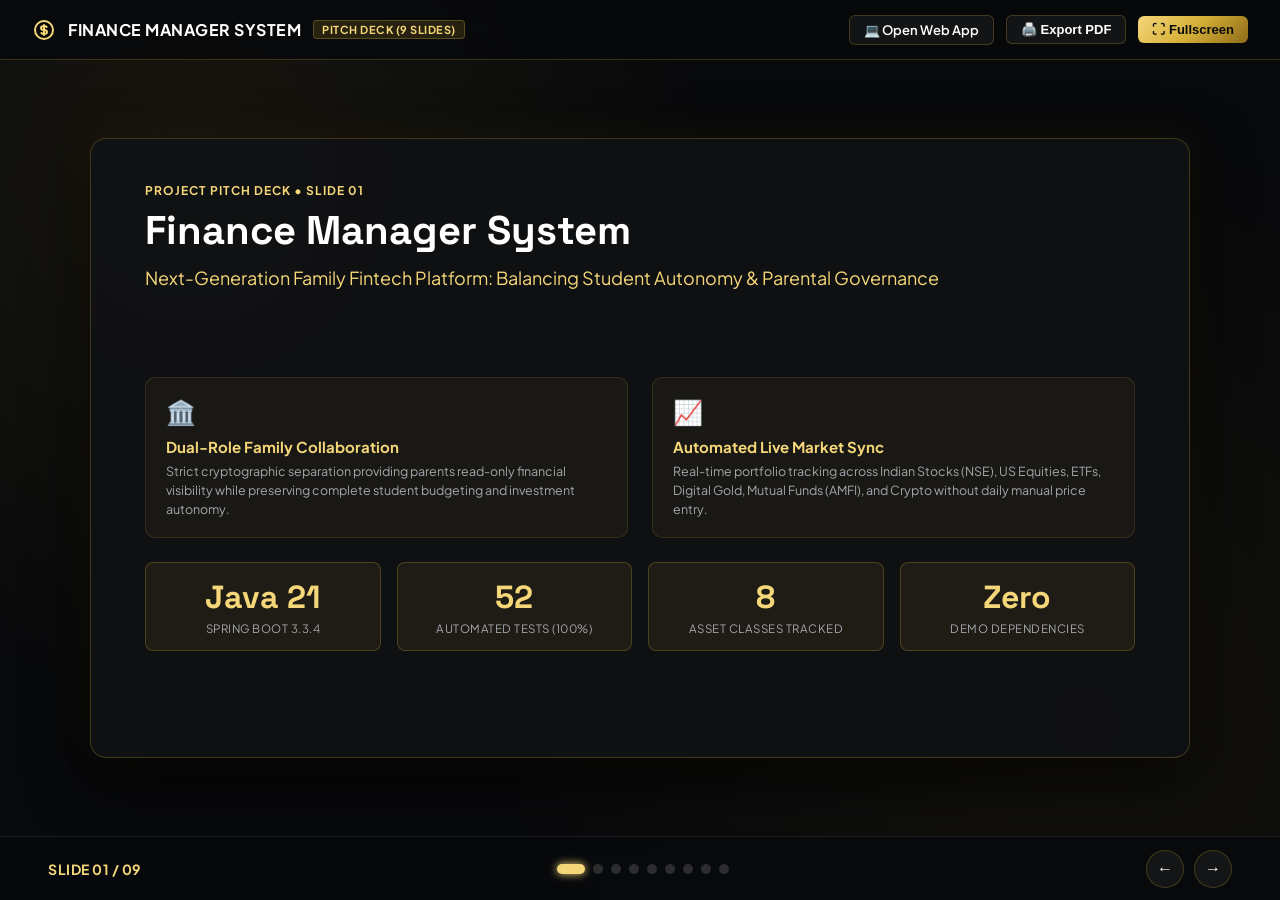
<file: frontend/presentation.html>
<!DOCTYPE html>
<html lang="en">
<head>
  <meta charset="UTF-8">
  <meta name="viewport" content="width=device-width, initial-scale=1.0">
  <title>Finance Manager System — Executive Presentation Deck (9 Slides)</title>
  <link rel="preconnect" href="https://fonts.googleapis.com">
  <link rel="preconnect" href="https://fonts.gstatic.com" crossorigin>
  <link href="https://fonts.googleapis.com/css2?family=Plus+Jakarta+Sans:wght@300;400;500;600;700;800&family=Space+Grotesk:wght@500;700&display=swap" rel="stylesheet">
  <style>
    :root {
      --bg-main: #08090B;
      --bg-card: rgba(16, 17, 20, 0.95);
      --primary-gold: #D4AF37;
      --primary-bright: #F5D77A;
      --primary-deep: #8F6B18;
      --text-white: #FFFFFF;
      --text-muted: #A5A5AD;
      --border-gold: rgba(212, 175, 55, 0.25);
      --success: #00D09C;
      --danger: #FF5A5F;
      --font-main: 'Plus Jakarta Sans', sans-serif;
      --font-display: 'Space Grotesk', sans-serif;
    }

    * {
      box-sizing: border-box;
      margin: 0;
      padding: 0;
    }

    body {
      background-color: var(--bg-main);
      background-image: 
        radial-gradient(circle at 15% 20%, rgba(212, 175, 55, 0.08) 0%, transparent 40%),
        radial-gradient(circle at 85% 80%, rgba(143, 107, 24, 0.08) 0%, transparent 45%);
      color: var(--text-white);
      font-family: var(--font-main);
      height: 100vh;
      overflow: hidden;
      display: flex;
      flex-direction: column;
    }

    /* Top Presentation Bar */
    .deck-topbar {
      height: 60px;
      padding: 0 32px;
      display: flex;
      align-items: center;
      justify-content: space-between;
      border-bottom: 1px solid var(--border-gold);
      background: rgba(8, 9, 11, 0.85);
      backdrop-filter: blur(12px);
      z-index: 100;
    }

    .brand-logo {
      display: flex;
      align-items: center;
      gap: 12px;
      font-weight: 700;
      font-size: 16px;
      letter-spacing: 0.5px;
    }

    .brand-logo svg {
      width: 24px;
      height: 24px;
      color: var(--primary-bright);
    }

    .deck-controls {
      display: flex;
      align-items: center;
      gap: 12px;
    }

    .btn-deck {
      background: rgba(255, 255, 255, 0.05);
      border: 1px solid var(--border-gold);
      color: var(--text-white);
      padding: 6px 14px;
      border-radius: 6px;
      font-size: 13px;
      font-weight: 600;
      cursor: pointer;
      display: inline-flex;
      align-items: center;
      gap: 6px;
      transition: all 0.2s ease;
      text-decoration: none;
    }

    .btn-deck:hover {
      background: rgba(212, 175, 55, 0.15);
      border-color: var(--primary-bright);
      color: var(--primary-bright);
    }

    .btn-deck-gold {
      background: linear-gradient(135deg, #F5D77A 0%, #D4AF37 50%, #8F6B18 100%);
      color: #08090B;
      border: none;
      font-weight: 700;
    }

    .btn-deck-gold:hover {
      filter: brightness(1.1);
      color: #08090B;
    }

    /* Slide Stage */
    .deck-stage {
      flex: 1;
      display: flex;
      align-items: center;
      justify-content: center;
      padding: 24px 48px;
      position: relative;
    }

    .slide-card {
      width: 100%;
      max-width: 1100px;
      height: 100%;
      max-height: 620px;
      background: var(--bg-card);
      border: 1px solid var(--border-gold);
      border-radius: 16px;
      padding: 44px 54px;
      box-shadow: 0 20px 60px rgba(0, 0, 0, 0.8), 0 0 40px rgba(212, 175, 55, 0.08);
      display: none;
      flex-direction: column;
      position: relative;
      animation: fadeIn 0.35s ease-in-out forwards;
    }

    .slide-card.active {
      display: flex;
    }

    @keyframes fadeIn {
      from { opacity: 0; transform: translateY(10px) scale(0.99); }
      to { opacity: 1; transform: translateY(0) scale(1); }
    }

    /* Slide Content Typography */
    .slide-tag {
      display: inline-flex;
      align-items: center;
      gap: 6px;
      font-size: 12px;
      font-weight: 700;
      text-transform: uppercase;
      letter-spacing: 1px;
      color: var(--primary-bright);
      margin-bottom: 8px;
    }

    .slide-title {
      font-family: var(--font-display);
      font-size: 32px;
      font-weight: 700;
      color: var(--text-white);
      margin-bottom: 12px;
      line-height: 1.25;
    }

    .slide-subtitle {
      font-size: 15px;
      color: var(--text-muted);
      margin-bottom: 24px;
      line-height: 1.5;
    }

    .slide-body {
      flex: 1;
      display: flex;
      flex-direction: column;
      justify-content: center;
    }

    /* Grid Layouts for Content */
    .grid-2 {
      display: grid;
      grid-template-columns: 1fr 1fr;
      gap: 24px;
    }

    .grid-3 {
      display: grid;
      grid-template-columns: repeat(3, 1fr);
      gap: 18px;
    }

    .grid-4 {
      display: grid;
      grid-template-columns: repeat(4, 1fr);
      gap: 16px;
    }

    /* Presentation Feature Cards */
    .feature-box {
      background: rgba(255, 255, 255, 0.025);
      border: 1px solid rgba(212, 175, 55, 0.15);
      border-radius: 10px;
      padding: 18px 20px;
      transition: all 0.25s ease;
    }

    .feature-box:hover {
      background: rgba(212, 175, 55, 0.06);
      border-color: rgba(212, 175, 55, 0.35);
      transform: translateY(-2px);
    }

    .feature-icon {
      font-size: 24px;
      margin-bottom: 10px;
      display: inline-block;
    }

    .feature-title {
      font-weight: 700;
      font-size: 15px;
      color: var(--primary-bright);
      margin-bottom: 6px;
    }

    .feature-desc {
      font-size: 12.5px;
      color: var(--text-muted);
      line-height: 1.5;
    }

    /* Metric Highlight Boxes */
    .metric-badge-box {
      background: rgba(212, 175, 55, 0.08);
      border: 1px solid rgba(212, 175, 55, 0.25);
      border-radius: 8px;
      padding: 14px 18px;
      text-align: center;
    }

    .metric-big {
      font-size: 32px;
      font-weight: 800;
      color: var(--primary-bright);
      font-family: var(--font-display);
    }

    .metric-sub {
      font-size: 11.5px;
      color: var(--text-muted);
      margin-top: 4px;
      text-transform: uppercase;
      letter-spacing: 0.5px;
    }

    /* Comparison Columns */
    .compare-card {
      background: rgba(255, 255, 255, 0.02);
      border-radius: 10px;
      padding: 20px;
      border-top: 3px solid;
    }

    .compare-card.danger {
      border-color: var(--danger);
      background: rgba(255, 90, 95, 0.04);
    }

    .compare-card.success {
      border-color: var(--success);
      background: rgba(0, 208, 156, 0.04);
    }

    .compare-card h4 {
      font-size: 16px;
      margin-bottom: 12px;
    }

    .compare-list {
      list-style: none;
      font-size: 13px;
      color: var(--text-muted);
      display: flex;
      flex-direction: column;
      gap: 10px;
    }

    .compare-list li {
      display: flex;
      align-items: flex-start;
      gap: 8px;
      line-height: 1.4;
    }

    /* Bottom Navigation Bar */
    .deck-bottombar {
      height: 64px;
      padding: 0 48px;
      display: flex;
      align-items: center;
      justify-content: space-between;
      border-top: 1px solid rgba(255, 255, 255, 0.08);
      background: rgba(8, 9, 11, 0.95);
      z-index: 100;
    }

    .slide-counter {
      font-weight: 700;
      font-size: 14px;
      color: var(--primary-bright);
      letter-spacing: 0.5px;
    }

    .dot-navigation {
      display: flex;
      gap: 8px;
    }

    .nav-dot {
      width: 10px;
      height: 10px;
      border-radius: 50%;
      background: rgba(255, 255, 255, 0.15);
      cursor: pointer;
      transition: all 0.25s ease;
    }

    .nav-dot.active {
      background: var(--primary-bright);
      box-shadow: 0 0 8px var(--primary-bright);
      width: 28px;
      border-radius: 6px;
    }

    .nav-arrows {
      display: flex;
      gap: 10px;
    }

    .btn-nav-arrow {
      width: 38px;
      height: 38px;
      border-radius: 50%;
      background: rgba(255, 255, 255, 0.05);
      border: 1px solid var(--border-gold);
      color: var(--text-white);
      display: flex;
      align-items: center;
      justify-content: center;
      cursor: pointer;
      font-size: 16px;
      transition: all 0.2s ease;
    }

    .btn-nav-arrow:hover {
      background: var(--primary-gold);
      color: #08090B;
    }

    /* Print / PDF Styling */
    @media print {
      body {
        overflow: visible;
        height: auto;
        background: #08090B !important;
      }
      .deck-topbar, .deck-bottombar {
        display: none !important;
      }
      .deck-stage {
        padding: 0;
        display: block;
      }
      .slide-card {
        display: flex !important;
        page-break-after: always;
        height: 100vh;
        max-height: 100vh;
        border: none;
        box-shadow: none;
      }
    }
  </style>
</head>
<body>

  <!-- Top Bar -->
  <header class="deck-topbar">
    <div class="brand-logo">
      <svg fill="none" stroke="currentColor" stroke-width="2" viewBox="0 0 24 24">
        <path stroke-linecap="round" stroke-linejoin="round" d="M12 8c-1.657 0-3 .895-3 2s1.343 2 3 2 3 .895 3 2-1.343 2-3 2m0-8c1.11 0 2.08.402 2.599 1M12 8V7m0 1v8m0 0v1m0-1c-1.11 0-2.08-.402-2.599-1M21 12a9 9 0 11-18 0 9 9 0 0118 0z"/>
      </svg>
      <span>FINANCE MANAGER SYSTEM</span>
      <span style="font-size: 11px; padding: 2px 8px; border-radius: 4px; background: rgba(212, 175, 55, 0.15); color: var(--primary-bright); border: 1px solid rgba(212,175,55,0.3);">
        PITCH DECK (9 SLIDES)
      </span>
    </div>

    <div class="deck-controls">
      <a href="index.html" class="btn-deck" title="Go to Live Application">
        💻 Open Web App
      </a>
      <button class="btn-deck" onclick="window.print()" title="Print or Save as PDF">
        🖨️ Export PDF
      </button>
      <button class="btn-deck btn-deck-gold" onclick="toggleFullScreen()" id="btn-fullscreen">
        ⛶ Fullscreen
      </button>
    </div>
  </header>

  <!-- Slide Stage -->
  <main class="deck-stage">

    <!-- SLIDE 1: Title & Cover -->
    <section class="slide-card active" id="slide-1">
      <div class="slide-tag">PROJECT PITCH DECK &bull; SLIDE 01</div>
      <h1 class="slide-title" style="font-size: 40px; margin-bottom: 8px;">Finance Manager System</h1>
      <p class="slide-subtitle" style="font-size: 18px; color: var(--primary-bright); margin-bottom: 24px;">
        Next-Generation Family Fintech Platform: Balancing Student Autonomy &amp; Parental Governance
      </p>

      <div class="slide-body">
        <div class="grid-2" style="margin-bottom: 24px;">
          <div class="feature-box" style="background: rgba(212, 175, 55, 0.05);">
            <div class="feature-icon">🏛️</div>
            <div class="feature-title">Dual-Role Family Collaboration</div>
            <div class="feature-desc">Strict cryptographic separation providing parents read-only financial visibility while preserving complete student budgeting and investment autonomy.</div>
          </div>
          <div class="feature-box" style="background: rgba(212, 175, 55, 0.05);">
            <div class="feature-icon">📈</div>
            <div class="feature-title">Automated Live Market Sync</div>
            <div class="feature-desc">Real-time portfolio tracking across Indian Stocks (NSE), US Equities, ETFs, Digital Gold, Mutual Funds (AMFI), and Crypto without daily manual price entry.</div>
          </div>
        </div>

        <div class="grid-4">
          <div class="metric-badge-box">
            <div class="metric-big">Java 21</div>
            <div class="metric-sub">Spring Boot 3.3.4</div>
          </div>
          <div class="metric-badge-box">
            <div class="metric-big">52</div>
            <div class="metric-sub">Automated Tests (100%)</div>
          </div>
          <div class="metric-badge-box">
            <div class="metric-big">8</div>
            <div class="metric-sub">Asset Classes Tracked</div>
          </div>
          <div class="metric-badge-box">
            <div class="metric-big">Zero</div>
            <div class="metric-sub">Demo Dependencies</div>
          </div>
        </div>
      </div>
    </section>

    <!-- SLIDE 2: The Problem -->
    <section class="slide-card" id="slide-2">
      <div class="slide-tag">PROBLEM SPACE &bull; SLIDE 02</div>
      <h2 class="slide-title">The Problem: Family Financial Friction</h2>
      <p class="slide-subtitle">Tertiary education marks the first time students handle significant living allowances, creating systemic anxiety for both parents and students.</p>

      <div class="slide-body">
        <div class="grid-2">
          <div class="compare-card danger">
            <h4 style="color: var(--danger);">❌ The Student Dilemma</h4>
            <ul class="compare-list">
              <li><span>⚠️</span> <strong>74% Allowance Exhaustion:</strong> Most students exhaust monthly allowances within the first 10-12 days due to untracked micro-spending.</li>
              <li><span>⚠️</span> <strong>Scattered Payment Channels:</strong> Expenses fragmented across UPI apps (GPay, PhonePe), debit cards, mess dues, and cash.</li>
              <li><span>⚠️</span> <strong>Investment Ignorance:</strong> Students treat money solely as spendable cash, missing out on compounding via SIPs and index funds.</li>
            </ul>
          </div>

          <div class="compare-card danger">
            <h4 style="color: var(--danger);">❌ The Parental Dilemma</h4>
            <ul class="compare-list">
              <li><span>⚠️</span> <strong>Zero Spending Visibility:</strong> Parents transfer funds blindly with no objective visibility into whether funds are spent on rent or impulse dining.</li>
              <li><span>⚠️</span> <strong>Invasive Interventions:</strong> Parents forced to demand net-banking passwords or screenshot proof, violating privacy and security.</li>
              <li><span>⚠️</span> <strong>Manual Toil:</strong> Commercial tools like Excel or generic expense apps require tedious daily manual logging that gets abandoned.</li>
            </ul>
          </div>
        </div>
      </div>
    </section>

    <!-- SLIDE 3: The Solution -->
    <section class="slide-card" id="slide-3">
      <div class="slide-tag">VALUE PROPOSITION &bull; SLIDE 03</div>
      <h2 class="slide-title">The Solution: An Institutional Family Ecosystem</h2>
      <p class="slide-subtitle">A unified platform integrating collaborative ledgers, automated bank ingestion, real-time wealth tracking, and conversational AI mentorship.</p>

      <div class="slide-body">
        <div class="grid-3">
          <div class="feature-box">
            <div class="feature-icon">🛡️</div>
            <div class="feature-title">Cryptographic Role Separation</div>
            <div class="feature-desc">Parents get transparent read-only summaries; students retain full operational freedom. Zero password sharing required.</div>
          </div>
          <div class="feature-box">
            <div class="feature-icon">⚡</div>
            <div class="feature-title">Live Financial APIs</div>
            <div class="feature-desc">Automated price synchronization via Yahoo Finance, AMFI NAVAll, and CoinGecko. Enter holdings once, track live forever.</div>
          </div>
          <div class="feature-box">
            <div class="feature-icon">📄</div>
            <div class="feature-title">Bank Statement Parser</div>
            <div class="feature-desc">Optical statement extraction powered by Apache PDFBox. Ingests monthly PDF statements directly into categorized ledger items.</div>
          </div>
          <div class="feature-box">
            <div class="feature-icon">🎯</div>
            <div class="feature-title">Smart Spending Envelopes</div>
            <div class="feature-desc">Monthly category caps with 3-tier visual progress meters (Safe, Caution, Overrun) to halt impulsive spending.</div>
          </div>
          <div class="feature-box">
            <div class="feature-icon">🏛️</div>
            <div class="feature-title">AMFI Mutual Fund Hub</div>
            <div class="feature-desc">Official daily NAVs, SEBI riskometer ratings, and affordability calculators guiding student SIP wealth creation.</div>
          </div>
          <div class="feature-box">
            <div class="feature-icon">🤖</div>
            <div class="feature-title">Conversational Financial AI</div>
            <div class="feature-desc">Integrated Google Gemini AI acting as a 24/7 personal financial advisor with dynamic ledger context injection.</div>
          </div>
        </div>
      </div>
    </section>

    <!-- SLIDE 4: Architecture -->
    <section class="slide-card" id="slide-4">
      <div class="slide-tag">TECHNICAL ARCHITECTURE &bull; SLIDE 04</div>
      <h2 class="slide-title">Enterprise Full-Stack Architecture</h2>
      <p class="slide-subtitle">Clean multi-tier decoupling engineered for low latency, high resilience, and zero cross-tenant data leakage.</p>

      <div class="slide-body">
        <div class="grid-4" style="margin-bottom: 20px;">
          <div class="feature-box">
            <div class="feature-icon">💻</div>
            <div class="feature-title">Client Tier (SPA)</div>
            <div class="feature-desc">Vanilla JS + CSS3 custom properties. Zero NPM bloat, 100% responsive, high-performance glassmorphic UI.</div>
          </div>
          <div class="feature-box">
            <div class="feature-icon">🔒</div>
            <div class="feature-title">Security Gateway</div>
            <div class="feature-desc">Spring Security 6 + JJWT 0.12.5. Bearer token filter, BCrypt password hashing, and role verification.</div>
          </div>
          <div class="feature-box">
            <div class="feature-icon">⚙️</div>
            <div class="feature-title">Business Logic</div>
            <div class="feature-desc">Spring Boot 3.3.4 services orchestrating transactions, budgets, market quotes, and PDF extraction.</div>
          </div>
          <div class="feature-box">
            <div class="feature-icon">🗄️</div>
            <div class="feature-title">Data Persistence</div>
            <div class="feature-desc">Spring Data JPA &amp; Hibernate 6. H2 in-memory engine for testing; MySQL 8.x for enterprise production.</div>
          </div>
        </div>

        <div class="feature-box" style="background: rgba(212, 175, 55, 0.04); border-color: var(--primary-gold);">
          <div style="display: flex; justify-content: space-between; align-items: center;">
            <div>
              <strong style="color: var(--primary-bright);">External Integration Connectors:</strong>
              <span style="font-size: 13px; color: var(--text-muted); margin-left: 8px;">
                Yahoo Finance v8 API &bull; AMFI Official MFAPI &bull; CoinGecko Public Spot API &bull; Google Gemini 1.5/2.0 AI
              </span>
            </div>
            <span style="font-size: 12px; color: var(--success); font-weight: 700;">🟢 All APIs Connected &amp; Cached (3-min TTL)</span>
          </div>
        </div>
      </div>
    </section>

    <!-- SLIDE 5: Security & RBAC -->
    <section class="slide-card" id="slide-5">
      <div class="slide-tag">SECURITY MATRIX &bull; SLIDE 05</div>
      <h2 class="slide-title">Dual-Role RBAC &amp; Production Hardening</h2>
      <p class="slide-subtitle">Strict asymmetric permissions: eliminating demo accounts and enforcing read-only parental oversight.</p>

      <div class="slide-body">
        <div class="grid-2">
          <div class="compare-card success">
            <h4 style="color: var(--primary-bright);">👨‍🎓 STUDENT ROLE (Operator)</h4>
            <ul class="compare-list">
              <li><span>✅</span> <strong>Full Ledger Control:</strong> Add, edit, and delete transactions and receipts.</li>
              <li><span>✅</span> <strong>Budget Customization:</strong> Configure monthly category caps and savings goals.</li>
              <li><span>✅</span> <strong>Investment Management:</strong> Register stocks, gold, ETFs, and mutual funds.</li>
              <li><span>✅</span> <strong>Family Linking:</strong> Generates unique code (e.g. <code>STU-ALEX-8842</code>) to authorize parents.</li>
            </ul>
          </div>

          <div class="compare-card success">
            <h4 style="color: var(--primary-bright);">👨‍👩‍👧 PARENT ROLE (Governance)</h4>
            <ul class="compare-list">
              <li><span>👁️</span> <strong>Real-Time Ledger Oversight:</strong> Inspect student transactions and spending velocity.</li>
              <li><span>👁️</span> <strong>Live Portfolio Valuation:</strong> View current market value of student assets and returns.</li>
              <li><span>🚫</span> <strong>Zero Mutation Invariant:</strong> Backend strictly throws <code>403 Forbidden</code> on any edit/delete attempt.</li>
              <li><span>🔒</span> <strong>No Credential Bypass:</strong> Demo logins permanently purged; genuine JWT auth mandatory.</li>
            </ul>
          </div>
        </div>
      </div>
    </section>

    <!-- SLIDE 6: Live Portfolio -->
    <section class="slide-card" id="slide-6">
      <div class="slide-tag">WEALTH ENGINE &bull; SLIDE 06</div>
      <h2 class="slide-title">Live Portfolio Tracking &amp; Market Sync</h2>
      <p class="slide-subtitle">Multi-asset valuation engine connected to real-time financial market data APIs.</p>

      <div class="slide-body">
        <div class="grid-3" style="margin-bottom: 20px;">
          <div class="feature-box">
            <div class="feature-title">🇮🇳 Indian Equities (NSE/BSE)</div>
            <div class="feature-desc">Live quotes for bluechips (RELIANCE.NS, TCS.NS) via Yahoo Finance v8 chart API with auto-suffixing.</div>
          </div>
          <div class="feature-box">
            <div class="feature-title">🇺🇸 US Equities &amp; ETFs</div>
            <div class="feature-desc">NASDAQ &amp; NYSE growth stocks (AAPL, MSFT, NVDA, SPY) tracked natively in USD with fractional shares.</div>
          </div>
          <div class="feature-box">
            <div class="feature-title">🪙 Domestic Gold (NSE)</div>
            <div class="feature-desc">Physical gold tracking via Nippon India Gold BeES (GOLDBEES.NS) representing 1g physical gold.</div>
          </div>
          <div class="feature-box">
            <div class="feature-title">🏛️ AMFI Mutual Funds</div>
            <div class="feature-desc">Official daily NAVs for all direct growth mutual fund schemes via 6-digit AMFI scheme codes.</div>
          </div>
          <div class="feature-box">
            <div class="feature-title">⚡ Cryptocurrencies</div>
            <div class="feature-desc">Spot rate tracking in INR and USD via CoinGecko API (BTC, ETH, SOL) with 6-decimal precision.</div>
          </div>
          <div class="feature-box">
            <div class="feature-title">🔄 One-Click Sync</div>
            <div class="feature-desc">Batch price refresh pipeline revalues entire portfolio and recomputes all returns in seconds.</div>
          </div>
        </div>

        <div class="feature-box" style="background: rgba(255, 255, 255, 0.02);">
          <div style="display: flex; justify-content: space-between; align-items: center; font-size: 13px;">
            <span><strong>Adaptive UI Form:</strong> Metamorphosizes labels dynamically (Shares &bull; Units &bull; Grams &bull; Coins)</span>
            <span style="color: var(--primary-bright); font-weight: 700;">Live Quote Auto-Calculation: Qty &times; Price + Fees</span>
          </div>
        </div>
      </div>
    </section>

    <!-- SLIDE 7: Budgeting & Statement Parser -->
    <section class="slide-card" id="slide-7">
      <div class="slide-tag">FINANCIAL DISCIPLINE &bull; SLIDE 07</div>
      <h2 class="slide-title">Smart Budgeting &amp; Statement Parser</h2>
      <p class="slide-subtitle">Eliminating manual data-entry toil through optical document ingestion and smart envelopes.</p>

      <div class="slide-body">
        <div class="grid-2">
          <div class="feature-box">
            <div class="feature-icon">📄</div>
            <div class="feature-title">Optical PDF Statement Ingestion</div>
            <div class="feature-desc" style="margin-bottom: 12px;">Powered by Apache PDFBox 3.0.3. Automatically extracts and cleans bank statement PDF transactions.</div>
            <ul style="font-size: 12px; color: var(--text-muted); list-style: none; display: flex; flex-direction: column; gap: 6px;">
              <li>&bull; Regex matching for HDFC, SBI, ICICI, and Axis statements</li>
              <li>&bull; Multi-line description unwrapping &amp; balance delta detection</li>
              <li>&bull; Automated SHA-256 deduplication to prevent double-counting</li>
            </ul>
          </div>

          <div class="feature-box">
            <div class="feature-icon">📊</div>
            <div class="feature-title">Spending Envelopes &amp; Alert Meters</div>
            <div class="feature-desc" style="margin-bottom: 12px;">Assign monthly ceilings to Food, Rent, Books, Entertainment, and Savings Goals.</div>
            <ul style="font-size: 12px; color: var(--text-muted); list-style: none; display: flex; flex-direction: column; gap: 6px;">
              <li>&bull; <strong>Safe Zone (&lt; 75%):</strong> Normal tracking in Emerald Green</li>
              <li>&bull; <strong>Caution Tier (75-100%):</strong> Amber alert warns of rapid burn rate</li>
              <li>&bull; <strong>Budget Breach (&ge; 100%):</strong> Crimson indicator alerts parent &amp; student</li>
            </ul>
          </div>
        </div>
      </div>
    </section>

    <!-- SLIDE 8: AI & Research Hub -->
    <section class="slide-card" id="slide-8">
      <div class="slide-tag">INTELLIGENCE &bull; SLIDE 08</div>
      <h2 class="slide-title">Conversational AI &amp; AMFI Research Hub</h2>
      <p class="slide-subtitle">Personalized AI financial coaching and disciplined systematic investment planning.</p>

      <div class="slide-body">
        <div class="grid-2">
          <div class="feature-box">
            <div class="feature-icon">🤖</div>
            <div class="feature-title">Google Gemini Financial Assistant</div>
            <div class="feature-desc" style="margin-bottom: 12px;">Autonomous financial advisor with live ledger context serialization.</div>
            <ul style="font-size: 12.5px; color: var(--text-muted); list-style: none; display: flex; flex-direction: column; gap: 8px;">
              <li>&bull; <strong>Context Aware:</strong> Inspects active balances, budget utilization, and recent expenditures.</li>
              <li>&bull; <strong>Ethical Guardrails:</strong> Prohibits speculative stock gambling; promotes emergency reserves and index funds.</li>
              <li>&bull; <strong>Persistent Memory:</strong> Chat conversations persist for ongoing financial reviews.</li>
            </ul>
          </div>

          <div class="feature-box">
            <div class="feature-icon">🏛️</div>
            <div class="feature-title">AMFI Mutual Fund Scheme Hub</div>
            <div class="feature-desc" style="margin-bottom: 12px;">Curated repository of top index, flexi-cap, and liquid funds.</div>
            <ul style="font-size: 12.5px; color: var(--text-muted); list-style: none; display: flex; flex-direction: column; gap: 8px;">
              <li>&bull; <strong>Expense Ratio Transparency:</strong> Educates students on direct vs regular plan drag.</li>
              <li>&bull; <strong>SEBI Riskometer Ratings:</strong> Clear risk grading (Low to Very High).</li>
              <li>&bull; <strong>Affordability Check:</strong> Tests discretionary cash flow before confirming monthly SIP.</li>
            </ul>
          </div>
        </div>
      </div>
    </section>

    <!-- SLIDE 9: Verification & Impact -->
    <section class="slide-card" id="slide-9">
      <div class="slide-tag">VERIFICATION &amp; CONCLUSION &bull; SLIDE 09</div>
      <h2 class="slide-title">Production Readiness &amp; Project Summary</h2>
      <p class="slide-subtitle">Tested, verified, hardened, and ready for deployment across universities and families.</p>

      <div class="slide-body">
        <div class="grid-3" style="margin-bottom: 24px;">
          <div class="metric-badge-box">
            <div class="metric-big" style="color: var(--success);">52 / 52</div>
            <div class="metric-sub">Tests Passed (0 Failures)</div>
          </div>
          <div class="metric-badge-box">
            <div class="metric-big" style="color: var(--primary-bright);">&lt; 100ms</div>
            <div class="metric-sub">Average API Response</div>
          </div>
          <div class="metric-badge-box">
            <div class="metric-big" style="color: var(--success);">100%</div>
            <div class="metric-sub">Production Hardened</div>
          </div>
        </div>

        <div class="feature-box" style="background: rgba(212, 175, 55, 0.05); border-color: var(--primary-gold); padding: 22px;">
          <h4 style="color: var(--primary-bright); font-size: 16px; margin-bottom: 8px;">🎉 Ready for Demonstration &amp; Deployment</h4>
          <p style="font-size: 13px; color: var(--text-muted); line-height: 1.6; margin-bottom: 14px;">
            The Finance Manager System delivers an institutional-grade platform solving real student budgeting challenges while offering parents non-invasive, objective oversight. Fully packaged into a standalone Spring Boot executable JAR and synced to GitHub.
          </p>
          <div style="display: flex; gap: 12px; align-items: center; flex-wrap: wrap;">
            <a href="index.html" class="btn-deck btn-deck-gold" style="font-size: 13px;">
              🚀 Launch Web Application
            </a>
            <span style="font-size: 12px; color: var(--text-muted);">
              Repository: <strong>GLB-PURNENDRA/Finance-Manager-System</strong> (Branch: main)
            </span>
          </div>
        </div>
      </div>
    </section>

  </main>

  <!-- Bottom Navigation -->
  <footer class="deck-bottombar">
    <div class="slide-counter" id="slide-indicator">
      SLIDE 01 / 09
    </div>

    <div class="dot-navigation" id="dot-container">
      <div class="nav-dot active" onclick="goToSlide(1)"></div>
      <div class="nav-dot" onclick="goToSlide(2)"></div>
      <div class="nav-dot" onclick="goToSlide(3)"></div>
      <div class="nav-dot" onclick="goToSlide(4)"></div>
      <div class="nav-dot" onclick="goToSlide(5)"></div>
      <div class="nav-dot" onclick="goToSlide(6)"></div>
      <div class="nav-dot" onclick="goToSlide(7)"></div>
      <div class="nav-dot" onclick="goToSlide(8)"></div>
      <div class="nav-dot" onclick="goToSlide(9)"></div>
    </div>

    <div class="nav-arrows">
      <button class="btn-nav-arrow" onclick="prevSlide()" title="Previous Slide (Left Arrow)">&#8592;</button>
      <button class="btn-nav-arrow" onclick="nextSlide()" title="Next Slide (Right Arrow)">&#8594;</button>
    </div>
  </footer>

  <script>
    let currentSlide = 1;
    const totalSlides = 9;

    function updateSlideDisplay() {
      // Toggle card visibility
      for (let i = 1; i <= totalSlides; i++) {
        const card = document.getElementById(`slide-${i}`);
        if (card) {
          card.classList.toggle('active', i === currentSlide);
        }
      }

      // Update dots
      const dots = document.querySelectorAll('.nav-dot');
      dots.forEach((dot, idx) => {
        dot.classList.toggle('active', idx + 1 === currentSlide);
      });

      // Update counter
      const indicator = document.getElementById('slide-indicator');
      if (indicator) {
        indicator.textContent = `SLIDE 0${currentSlide} / 0${totalSlides}`;
      }
    }

    function goToSlide(n) {
      if (n >= 1 && n <= totalSlides) {
        currentSlide = n;
        updateSlideDisplay();
      }
    }

    function nextSlide() {
      if (currentSlide < totalSlides) {
        currentSlide++;
      } else {
        currentSlide = 1; // loop
      }
      updateSlideDisplay();
    }

    function prevSlide() {
      if (currentSlide > 1) {
        currentSlide--;
      } else {
        currentSlide = totalSlides; // loop
      }
      updateSlideDisplay();
    }

    // Keyboard Navigation
    document.addEventListener('keydown', (e) => {
      if (e.key === 'ArrowRight' || e.key === ' ' || e.key === 'PageDown') {
        nextSlide();
      } else if (e.key === 'ArrowLeft' || e.key === 'PageUp') {
        prevSlide();
      } else if (e.key === 'f' || e.key === 'F') {
        toggleFullScreen();
      }
    });

    function toggleFullScreen() {
      if (!document.fullscreenElement) {
        document.documentElement.requestFullscreen().catch(err => {});
        document.getElementById('btn-fullscreen').textContent = '✕ Exit Fullscreen';
      } else {
        if (document.exitFullscreen) {
          document.exitFullscreen().catch(err => {});
          document.getElementById('btn-fullscreen').textContent = '⛶ Fullscreen';
        }
      }
    }
  </script>
</body>
</html>
</file>
<file: frontend/css/style.css>
/* ==============================================================
   Finance System Manager — World-Class Luxury Fintech Design System
   Visual Direction: Obsidian Black & Metallic Gold Glassmorphism
   Palette:
     Primary Background: #08090B
     Secondary Background: #101114
     Card Background: rgba(255, 255, 255, 0.035)
     Primary Gold: #D4AF37
     Bright Gold: #F5D77A
     Deep Gold: #8F6B18
     Primary Text: #FFFFFF
     Secondary Text: #A5A5AD
     Borders: rgba(212, 175, 55, 0.18)
     Glass Effect: rgba(255, 255, 255, 0.045)
   ============================================================== */

:root {
  /* Core Luxury Background Canvas */
  --bg-main: #08090B;
  --bg-secondary: #101114;
  --bg-glass-card: rgba(255, 255, 255, 0.035);
  --bg-glass-card-hover: rgba(255, 255, 255, 0.055);
  --bg-glass-modal: rgba(16, 17, 20, 0.95);
  --bg-glass-input: rgba(20, 21, 26, 0.85);
  --bg-glass-hover: rgba(212, 175, 55, 0.08);
  --bg-glass-subtle: rgba(255, 255, 255, 0.025);

  /* Metallic Gold Brand Colors */
  --primary: #D4AF37;
  --primary-bright: #F5D77A;
  --primary-deep: #8F6B18;
  --primary-hover: #E5C158;
  --primary-light: rgba(212, 175, 55, 0.12);
  --electric-blue: #F5D77A;
  --electric-cyan: #D4AF37;
  --accent-blue-light: #F5D77A;
  --border-glow: rgba(212, 175, 55, 0.28);

  /* Metallic Gold Gradients */
  --royal-gradient: linear-gradient(135deg, #F5D77A 0%, #D4AF37 50%, #8F6B18 100%);
  --liquid-button-gradient: linear-gradient(180deg, #F5D77A 0%, #D4AF37 45%, #AA820A 100%);
  --liquid-button-hover: linear-gradient(180deg, #FFF0B8 0%, #E5C158 45%, #C29618 100%);
  --gold-pill-active: linear-gradient(135deg, rgba(212, 175, 55, 0.18) 0%, rgba(143, 107, 24, 0.28) 100%);

  /* High-Contrast Luxury Typography */
  --text-main: #FFFFFF;
  --text-primary: #FFFFFF;
  --text-secondary: #A5A5AD;
  --text-muted: #6E6E78;
  --text-white: #FFFFFF;
  --text-gold: #F5D77A;
  --text-dark: #08090B;

  /* Disciplined Fintech Indicators (Green/Red used strictly for financial direction) */
  --success: #10B981;
  --success-light: rgba(16, 185, 129, 0.12);
  --success-border: rgba(16, 185, 129, 0.32);

  --warning: #F59E0B;
  --warning-light: rgba(245, 158, 11, 0.12);
  --warning-border: rgba(245, 158, 11, 0.35);

  --danger: #F43F5E;
  --danger-light: rgba(244, 63, 94, 0.12);
  --danger-border: rgba(244, 63, 94, 0.35);

  --purple: #D4AF37;
  --purple-light: rgba(212, 175, 55, 0.12);

  /* Thin Metallic Gold Borders & Specular Hairlines */
  --border: rgba(212, 175, 55, 0.18);
  --border-subtle: rgba(255, 255, 255, 0.05);
  --border-focus: #D4AF37;
  --border-card-hover: rgba(212, 175, 55, 0.42);

  /* Deep Luxury Multi-layered Shadows */
  --shadow-sm: 0 2px 10px rgba(0, 0, 0, 0.5);
  --shadow-glass: inset 0 1px 0 rgba(245, 215, 122, 0.16), 0 14px 38px rgba(0, 0, 0, 0.75), 0 0 22px rgba(212, 175, 55, 0.03);
  --shadow-glass-hover: inset 0 1px 0 rgba(245, 215, 122, 0.3), 0 18px 48px rgba(0, 0, 0, 0.85), 0 0 28px rgba(212, 175, 55, 0.12);
  --shadow-modal: inset 0 1px 0 rgba(245, 215, 122, 0.28), 0 32px 80px rgba(0, 0, 0, 0.95), 0 0 45px rgba(212, 175, 55, 0.1);

  /* Sophisticated Glassmorphism Blurs */
  --blur-card: blur(24px) saturate(160%);
  --blur-modal: blur(32px) saturate(180%);
  --blur-nav: blur(28px) saturate(170%);

  /* Curvature Radii */
  --radius-xs: 6px;
  --radius-sm: 10px;
  --radius-md: 14px;
  --radius-lg: 20px;
  --radius-xl: 26px;
  --radius-full: 9999px;

  --transition: all 0.24s cubic-bezier(0.16, 1, 0.3, 1);
  --font-sans: 'Plus Jakarta Sans', 'Inter', -apple-system, BlinkMacSystemFont, "SF Pro Display", "Segoe UI", Roboto, sans-serif;
}

* {
  box-sizing: border-box;
  margin: 0;
  padding: 0;
}

html {
  color-scheme: dark;
}

body {
  font-family: var(--font-sans);
  background-color: var(--bg-main);
  background-image: 
    radial-gradient(circle at 12% 14%, rgba(212, 175, 55, 0.07) 0%, transparent 45%),
    radial-gradient(circle at 88% 86%, rgba(143, 107, 24, 0.08) 0%, transparent 50%),
    radial-gradient(circle at 50% 50%, rgba(16, 17, 20, 0.85) 0%, transparent 80%);
  background-attachment: fixed;
  color: var(--text-main);
  line-height: 1.5;
  -webkit-font-smoothing: antialiased;
  -moz-osx-font-smoothing: grayscale;
  min-height: 100vh;
  position: relative;
  overflow-x: hidden;
}

/* ==============================================================
   Ambient Luxury Backdrop Canvas & Flowing Golden Lines
   ============================================================== */
.ambient-glow-mesh {
  position: fixed;
  inset: 0;
  pointer-events: none;
  z-index: 0;
  overflow: hidden;
}

.ambient-orb {
  position: absolute;
  border-radius: 50%;
  filter: blur(140px);
  opacity: 0.35;
  will-change: transform;
}

.orb-primary {
  width: 580px;
  height: 580px;
  top: -150px;
  left: 10%;
  background: radial-gradient(circle, rgba(212, 175, 55, 0.22) 0%, rgba(143, 107, 24, 0.12) 50%, transparent 80%);
  animation: orbFloat1 24s infinite ease-in-out alternate;
}

.orb-secondary {
  width: 520px;
  height: 520px;
  bottom: 5%;
  right: 5%;
  background: radial-gradient(circle, rgba(245, 215, 122, 0.16) 0%, rgba(212, 175, 55, 0.08) 50%, transparent 80%);
  animation: orbFloat2 28s infinite ease-in-out alternate;
}

.orb-accent {
  width: 440px;
  height: 440px;
  top: 45%;
  left: -120px;
  background: radial-gradient(circle, rgba(143, 107, 24, 0.18) 0%, rgba(212, 175, 55, 0.06) 50%, transparent 80%);
  animation: orbFloat3 20s infinite ease-in-out alternate;
}

.gold-waves-svg {
  position: absolute;
  inset: 0;
  width: 100%;
  height: 100%;
  pointer-events: none;
  opacity: 0.72;
}

@keyframes orbFloat1 {
  0% { transform: translate(0, 0) scale(1); }
  50% { transform: translate(50px, 30px) scale(1.06); }
  100% { transform: translate(-30px, 20px) scale(0.96); }
}

@keyframes orbFloat2 {
  0% { transform: translate(0, 0) scale(1); }
  50% { transform: translate(-40px, -50px) scale(1.08); }
  100% { transform: translate(30px, -15px) scale(0.95); }
}

@keyframes orbFloat3 {
  0% { transform: translate(0, 0) scale(0.96); }
  50% { transform: translate(35px, -25px) scale(1.04); }
  100% { transform: translate(-15px, 35px) scale(1); }
}

/* Custom High-Precision Scrollbars */
::-webkit-scrollbar {
  width: 6px;
  height: 6px;
}
::-webkit-scrollbar-track {
  background: rgba(8, 9, 11, 0.9);
}
::-webkit-scrollbar-thumb {
  background: rgba(212, 175, 55, 0.28);
  border-radius: var(--radius-full);
}
::-webkit-scrollbar-thumb:hover {
  background: rgba(245, 215, 122, 0.55);
}

/* ==============================================================
   Layout Architecture
   ============================================================== */
.app-container {
  display: flex;
  min-height: 100vh;
  position: relative;
  z-index: 1;
}

/* ==============================================================
   Sidebar / Luxury Frosted Navigation Rail
   ============================================================== */
.sidebar {
  width: 270px;
  background: rgba(16, 17, 20, 0.78);
  backdrop-filter: var(--blur-modal);
  -webkit-backdrop-filter: var(--blur-modal);
  border-right: 1px solid var(--border);
  box-shadow: 4px 0 28px rgba(0, 0, 0, 0.65);
  color: var(--text-secondary);
  display: flex;
  flex-direction: column;
  flex-shrink: 0;
  transition: var(--transition);
  z-index: 50;
  position: relative;
}

.brand {
  padding: 24px 22px;
  display: flex;
  align-items: center;
  gap: 12px;
  border-bottom: 1px solid var(--border);
  position: relative;
}

.brand::after {
  content: "";
  position: absolute;
  bottom: 0;
  left: 20px;
  right: 20px;
  height: 1px;
  background: linear-gradient(90deg, transparent, rgba(212, 175, 55, 0.4), transparent);
}

.brand-icon {
  width: 44px;
  height: 44px;
  background: var(--liquid-button-gradient);
  border-radius: var(--radius-md);
  display: flex;
  align-items: center;
  justify-content: center;
  font-size: 21px;
  font-weight: 800;
  color: var(--text-dark);
  box-shadow: inset 0 1px 0 rgba(255, 255, 255, 0.6), 0 4px 16px rgba(212, 175, 55, 0.35);
  border: 1px solid rgba(245, 215, 122, 0.6);
  flex-shrink: 0;
}

.brand-info h2 {
  font-size: 16px;
  font-weight: 700;
  color: var(--text-main);
  letter-spacing: -0.2px;
  line-height: 1.2;
}

.brand-info p {
  font-size: 11px;
  color: var(--text-secondary);
  letter-spacing: 0.3px;
  margin-top: 2px;
}

.nav-menu {
  padding: 18px 12px;
  flex: 1;
  overflow-y: auto;
  display: flex;
  flex-direction: column;
  gap: 5px;
}

.nav-section-title {
  font-size: 10px;
  font-weight: 700;
  text-transform: uppercase;
  color: var(--primary-deep);
  padding: 16px 12px 6px;
  letter-spacing: 0.9px;
}

.nav-item {
  display: flex;
  align-items: center;
  gap: 12px;
  padding: 10px 14px;
  color: var(--text-secondary);
  text-decoration: none;
  font-size: 13.5px;
  font-weight: 500;
  border-radius: var(--radius-sm);
  transition: var(--transition);
  cursor: pointer;
  border: 1px solid transparent;
  background: transparent;
  width: 100%;
  text-align: left;
  position: relative;
}

.nav-item:hover {
  background: var(--bg-glass-hover);
  color: var(--text-gold);
  border-color: rgba(212, 175, 55, 0.25);
  transform: translateX(2px);
}

/* Luxury Gold Pill Active Navigation State */
.nav-item.active {
  background: var(--gold-pill-active);
  color: #F5D77A;
  font-weight: 600;
  box-shadow: 
    inset 0 1px 0 rgba(245, 215, 122, 0.25),
    0 4px 16px rgba(0, 0, 0, 0.45),
    0 0 12px rgba(212, 175, 55, 0.15);
  border: 1px solid rgba(212, 175, 55, 0.45);
}

.nav-item.active svg {
  color: #F5D77A;
  filter: drop-shadow(0 0 6px rgba(212, 175, 55, 0.45));
}

.nav-item svg {
  width: 18px;
  height: 18px;
  flex-shrink: 0;
  stroke: currentColor;
  transition: var(--transition);
}

.sidebar-footer {
  padding: 16px;
  border-top: 1px solid var(--border);
  background: rgba(10, 11, 14, 0.65);
}

.user-profile-badge {
  background: rgba(255, 255, 255, 0.035);
  backdrop-filter: var(--blur-card);
  border: 1px solid var(--border);
  box-shadow: inset 0 1px 0 rgba(245, 215, 122, 0.12), 0 4px 14px rgba(0, 0, 0, 0.5);
  border-radius: var(--radius-md);
  padding: 12px 14px;
  display: flex;
  align-items: center;
  justify-content: space-between;
}

.user-meta h4 {
  font-size: 13px;
  color: var(--text-main);
  font-weight: 600;
  line-height: 1.3;
}

.user-meta span {
  font-size: 11px;
  color: var(--text-secondary);
}

/* Mobile Sidebar Drawer Overlay */
.sidebar-overlay {
  display: none;
  position: fixed;
  inset: 0;
  background: rgba(4, 5, 7, 0.85);
  backdrop-filter: blur(10px);
  z-index: 45;
}

/* ==============================================================
   Main Content Area & Header Bar
   ============================================================== */
.main-wrapper {
  flex: 1;
  display: flex;
  flex-direction: column;
  min-width: 0;
  position: relative;
}

.top-header {
  height: 68px;
  background: rgba(16, 17, 20, 0.78);
  backdrop-filter: var(--blur-nav);
  -webkit-backdrop-filter: var(--blur-nav);
  border-bottom: 1px solid var(--border);
  box-shadow: 0 4px 24px rgba(0, 0, 0, 0.55);
  display: flex;
  align-items: center;
  justify-content: space-between;
  padding: 0 28px;
  position: sticky;
  top: 0;
  z-index: 30;
}

.header-left {
  display: flex;
  align-items: center;
  gap: 16px;
}

.menu-toggle-btn {
  display: none;
  background: rgba(255, 255, 255, 0.04);
  border: 1px solid var(--border);
  color: var(--text-main);
  padding: 6px 10px;
  border-radius: var(--radius-sm);
  cursor: pointer;
  transition: var(--transition);
}

.menu-toggle-btn:hover {
  background: rgba(212, 175, 55, 0.12);
  border-color: var(--primary);
}

.header-title {
  font-size: 18px;
  font-weight: 700;
  color: var(--text-main);
  letter-spacing: -0.3px;
}

.header-right {
  display: flex;
  align-items: center;
  gap: 12px;
}

/* Role Badges — Luxury Gold Jewel Pills */
.role-badge {
  padding: 5px 12px;
  border-radius: var(--radius-full);
  font-size: 11px;
  font-weight: 700;
  display: inline-flex;
  align-items: center;
  gap: 6px;
  text-transform: uppercase;
  letter-spacing: 0.5px;
  backdrop-filter: blur(8px);
}

.role-badge.student {
  background: rgba(212, 175, 55, 0.12);
  color: #F5D77A;
  border: 1px solid rgba(212, 175, 55, 0.38);
  box-shadow: inset 0 1px 0 rgba(245, 215, 122, 0.25), 0 0 12px rgba(212, 175, 55, 0.15);
}

.role-badge.parent {
  background: rgba(255, 255, 255, 0.06);
  color: #E2E8F0;
  border: 1px solid rgba(212, 175, 55, 0.25);
  box-shadow: inset 0 1px 0 rgba(255, 255, 255, 0.15);
}

/* Persistent Parent Read-Only Alert Banner */
.read-only-banner {
  background: rgba(212, 175, 55, 0.08);
  backdrop-filter: var(--blur-card);
  border-bottom: 1px solid rgba(212, 175, 55, 0.25);
  color: var(--text-main);
  padding: 12px 28px;
  font-size: 13px;
  font-weight: 500;
  display: flex;
  align-items: center;
  justify-content: space-between;
  box-shadow: inset 0 -1px 0 rgba(212, 175, 55, 0.12);
}

.read-only-banner strong {
  color: #F5D77A;
}

/* ==============================================================
   Luxury Brushed Gold Buttons & Controls
   ============================================================== */
.btn {
  display: inline-flex;
  align-items: center;
  justify-content: center;
  gap: 8px;
  padding: 8px 18px;
  font-size: 13px;
  font-weight: 600;
  border-radius: var(--radius-sm);
  cursor: pointer;
  transition: var(--transition);
  border: 1px solid transparent;
  outline: none;
  position: relative;
  overflow: hidden;
}

.btn::after {
  content: "";
  position: absolute;
  top: 0;
  left: 0;
  right: 0;
  height: 40%;
  background: linear-gradient(180deg, rgba(255, 255, 255, 0.18) 0%, transparent 100%);
  pointer-events: none;
  border-radius: inherit;
}

/* Primary Brushed Metallic Gold Button */
.btn-primary {
  background: var(--liquid-button-gradient);
  color: #08090B;
  font-weight: 700;
  border: 1px solid rgba(245, 215, 122, 0.6);
  box-shadow: 
    inset 0 1px 0 0 rgba(255, 255, 255, 0.6),
    inset 0 -1px 0 0 rgba(0, 0, 0, 0.35),
    0 4px 18px 0 rgba(212, 175, 55, 0.25);
}

.btn-primary:hover {
  background: var(--liquid-button-hover);
  box-shadow: 
    inset 0 1px 0 0 rgba(255, 255, 255, 0.75),
    0 6px 24px 0 rgba(212, 175, 55, 0.45);
  transform: translateY(-1px);
  color: #050608;
}

/* Secondary Dark Obsidian Glass Button with Metallic Gold Border */
.btn-secondary {
  background: rgba(255, 255, 255, 0.035);
  color: var(--text-gold);
  border: 1px solid rgba(212, 175, 55, 0.3);
  backdrop-filter: blur(12px);
  box-shadow: inset 0 1px 0 rgba(245, 215, 122, 0.12), 0 2px 8px rgba(0, 0, 0, 0.4);
}

.btn-secondary:hover {
  background: rgba(212, 175, 55, 0.1);
  border-color: #D4AF37;
  color: #FFFFFF;
  transform: translateY(-1px);
}

.btn-success {
  background: linear-gradient(180deg, #10B981 0%, #059669 100%);
  color: #FFFFFF;
  font-weight: 700;
  border: 1px solid rgba(255, 255, 255, 0.25);
  box-shadow: 
    inset 0 1px 0 rgba(255, 255, 255, 0.35),
    0 4px 16px rgba(16, 185, 129, 0.35);
}

.btn-success:hover {
  box-shadow: 
    inset 0 1px 0 rgba(255, 255, 255, 0.45),
    0 6px 22px rgba(16, 185, 129, 0.5);
  transform: translateY(-1px);
}

.btn-danger {
  background: linear-gradient(180deg, #F43F5E 0%, #BE123C 100%);
  color: #FFFFFF;
  font-weight: 700;
  border: 1px solid rgba(255, 255, 255, 0.22);
  box-shadow: 
    inset 0 1px 0 rgba(255, 255, 255, 0.35),
    0 4px 16px rgba(244, 63, 94, 0.35);
}

.btn-danger:hover {
  box-shadow: 
    inset 0 1px 0 rgba(255, 255, 255, 0.45),
    0 6px 22px rgba(244, 63, 94, 0.5);
  transform: translateY(-1px);
}

.btn-sm {
  padding: 6px 14px;
  font-size: 12px;
}

.btn:disabled {
  opacity: 0.45;
  cursor: not-allowed;
  pointer-events: none;
}

/* ==============================================================
   Content Body & Views
   ============================================================== */
.content-body {
  padding: 28px;
  flex: 1;
}

.app-view {
  display: none;
}

.app-view.active-view {
  display: block;
  animation: fadeIn 0.28s cubic-bezier(0.16, 1, 0.3, 1);
}

@keyframes fadeIn {
  from { opacity: 0; transform: translateY(8px); }
  to { opacity: 1; transform: translateY(0); }
}

/* ==============================================================
   Metric Cards & KPI Dashboard Grid
   ============================================================== */
.metrics-grid {
  display: grid;
  grid-template-columns: repeat(auto-fit, minmax(230px, 1fr));
  gap: 20px;
  margin-bottom: 28px;
}

.metric-card {
  background: var(--bg-glass-card);
  backdrop-filter: var(--blur-card);
  -webkit-backdrop-filter: var(--blur-card);
  border-radius: var(--radius-lg);
  padding: 22px;
  border: 1px solid var(--border);
  box-shadow: var(--shadow-glass);
  display: flex;
  flex-direction: column;
  justify-content: space-between;
  transition: var(--transition);
  position: relative;
  overflow: hidden;
}

/* Specular Metallic Hairline on Top of Cards */
.metric-card::before {
  content: "";
  position: absolute;
  top: 0;
  left: 0;
  right: 0;
  height: 1px;
  background: linear-gradient(90deg, transparent 0%, rgba(245, 215, 122, 0.35) 50%, transparent 100%);
}

.metric-card::after {
  content: "";
  position: absolute;
  inset: 0;
  background: linear-gradient(135deg, rgba(255, 255, 255, 0.025) 0%, transparent 60%);
  pointer-events: none;
}

.metric-card:hover {
  transform: translateY(-2px);
  border-color: var(--border-card-hover);
  background: var(--bg-glass-card-hover);
  box-shadow: var(--shadow-glass-hover);
}

.metric-header {
  display: flex;
  align-items: center;
  justify-content: space-between;
  margin-bottom: 12px;
  position: relative;
  z-index: 1;
}

.metric-title {
  font-size: 11px;
  font-weight: 700;
  text-transform: uppercase;
  color: var(--text-secondary);
  letter-spacing: 0.6px;
}

.metric-icon-wrap {
  width: 40px;
  height: 40px;
  border-radius: var(--radius-md);
  display: flex;
  align-items: center;
  justify-content: center;
  border: 1px solid rgba(212, 175, 55, 0.25);
  box-shadow: inset 0 1px 0 rgba(245, 215, 122, 0.2);
  flex-shrink: 0;
}

.metric-value {
  font-size: 28px;
  font-weight: 800;
  color: var(--text-main);
  letter-spacing: -0.6px;
  position: relative;
  z-index: 1;
}

.metric-subtext {
  font-size: 12px;
  color: var(--text-secondary);
  margin-top: 6px;
  position: relative;
  z-index: 1;
}

/* ==============================================================
   Primary Glass Cards
   ============================================================== */
.card {
  background: var(--bg-glass-card);
  backdrop-filter: var(--blur-card);
  -webkit-backdrop-filter: var(--blur-card);
  border-radius: var(--radius-lg);
  border: 1px solid var(--border);
  box-shadow: var(--shadow-glass);
  margin-bottom: 24px;
  overflow: hidden;
  transition: var(--transition);
  position: relative;
}

.card::before {
  content: "";
  position: absolute;
  top: 0;
  left: 0;
  right: 0;
  height: 1px;
  background: linear-gradient(90deg, transparent 0%, rgba(245, 215, 122, 0.3) 50%, transparent 100%);
}

.card:hover {
  border-color: rgba(212, 175, 55, 0.35);
}

.card-header {
  padding: 20px 24px;
  border-bottom: 1px solid var(--border);
  display: flex;
  align-items: center;
  justify-content: space-between;
  background: rgba(16, 17, 20, 0.65);
  position: relative;
}

.card-title {
  font-size: 16px;
  font-weight: 700;
  color: var(--text-main);
  letter-spacing: -0.2px;
}

.card-subtitle {
  font-size: 13px;
  color: var(--text-secondary);
  margin-top: 2px;
}

.card-body {
  padding: 24px;
  position: relative;
}

/* Charts Grid */
.charts-grid {
  display: grid;
  grid-template-columns: 1fr 1fr;
  gap: 24px;
  margin-bottom: 28px;
}

@media (max-width: 992px) {
  .charts-grid {
    grid-template-columns: 1fr;
  }
}

/* ==============================================================
   Frosted Data Tables & Catalogs
   ============================================================== */
.table-responsive {
  width: 100%;
  overflow-x: auto;
}

table {
  width: 100%;
  border-collapse: collapse;
  text-align: left;
  font-size: 13px;
}

th {
  background: rgba(16, 17, 20, 0.92);
  color: var(--text-secondary);
  font-weight: 600;
  padding: 14px 18px;
  border-bottom: 1px solid var(--border);
  text-transform: uppercase;
  font-size: 11px;
  letter-spacing: 0.6px;
}

td {
  padding: 15px 18px;
  border-bottom: 1px solid rgba(255, 255, 255, 0.04);
  color: var(--text-main);
  transition: var(--transition);
}

tr:nth-child(even) td {
  background: rgba(255, 255, 255, 0.012);
}

tr:last-child td {
  border-bottom: none;
}

tr:hover td {
  background: rgba(212, 175, 55, 0.035);
}

/* Badges */
.badge {
  display: inline-flex;
  align-items: center;
  padding: 4px 10px;
  border-radius: var(--radius-full);
  font-size: 11px;
  font-weight: 700;
  letter-spacing: 0.3px;
  backdrop-filter: blur(8px);
}

.badge-income {
  background: var(--success-light);
  color: var(--success);
  border: 1px solid var(--success-border);
}

.badge-expense {
  background: var(--danger-light);
  color: var(--danger);
  border: 1px solid var(--danger-border);
}

.badge-pending {
  background: var(--warning-light);
  color: var(--warning);
  border: 1px solid var(--warning-border);
}

.badge-active {
  background: var(--success-light);
  color: var(--success);
  border: 1px solid var(--success-border);
}

.badge-revoked {
  background: rgba(100, 116, 139, 0.18);
  color: var(--text-secondary);
  border: 1px solid rgba(100, 116, 139, 0.3);
}

/* ==============================================================
   Form Controls & Translucent Inputs
   ============================================================== */
.form-group {
  margin-bottom: 16px;
}

.form-label {
  display: block;
  font-size: 12px;
  font-weight: 600;
  color: var(--text-secondary);
  margin-bottom: 6px;
  letter-spacing: 0.2px;
}

.form-control {
  width: 100%;
  padding: 10px 14px;
  font-size: 13px;
  border: 1px solid var(--border);
  border-radius: 12px;
  background: var(--bg-glass-input);
  color: var(--text-main);
  transition: var(--transition);
  box-shadow: inset 0 1px 2px rgba(0, 0, 0, 0.5);
}

.form-control:focus {
  outline: none;
  border-color: var(--border-focus);
  box-shadow: 
    0 0 0 3px rgba(212, 175, 55, 0.25),
    inset 0 1px 2px rgba(0, 0, 0, 0.6);
  background: rgba(22, 23, 28, 0.95);
}

.form-control::placeholder {
  color: #6E6E78;
}

select.form-control option {
  background-color: var(--bg-secondary);
  color: var(--text-main);
}

.form-row {
  display: grid;
  grid-template-columns: repeat(auto-fit, minmax(200px, 1fr));
  gap: 16px;
}

/* Range input styled for liquid fintech slider */
input[type="range"].form-control {
  accent-color: var(--primary);
  padding: 4px;
  background: transparent;
  border: none;
  box-shadow: none;
}

/* ==============================================================
   Frosted Glass Modals
   ============================================================== */
.modal-overlay {
  position: fixed;
  inset: 0;
  background: rgba(4, 5, 7, 0.82);
  backdrop-filter: blur(20px);
  -webkit-backdrop-filter: blur(20px);
  display: none;
  align-items: center;
  justify-content: center;
  z-index: 100;
  padding: 16px;
}

.modal-overlay.active {
  display: flex;
}

.modal-box {
  background: var(--bg-glass-modal);
  backdrop-filter: var(--blur-modal);
  -webkit-backdrop-filter: var(--blur-modal);
  border: 1px solid rgba(212, 175, 55, 0.25);
  border-radius: var(--radius-xl);
  width: 100%;
  max-width: 540px;
  box-shadow: var(--shadow-modal);
  overflow: hidden;
  animation: modalScale 0.26s cubic-bezier(0.16, 1, 0.3, 1);
  position: relative;
}

.modal-box::before {
  content: "";
  position: absolute;
  top: 0;
  left: 0;
  right: 0;
  height: 1px;
  background: linear-gradient(90deg, transparent 0%, rgba(245, 215, 122, 0.4) 50%, transparent 100%);
}

@keyframes modalScale {
  from { opacity: 0; transform: scale(0.95) translateY(12px); }
  to { opacity: 1; transform: scale(1) translateY(0); }
}

.modal-header {
  padding: 20px 26px;
  border-bottom: 1px solid var(--border);
  display: flex;
  align-items: center;
  justify-content: space-between;
  background: rgba(16, 17, 20, 0.75);
}

.modal-header h3 {
  font-size: 16px;
  font-weight: 700;
  color: var(--text-main);
}

.modal-close {
  background: transparent;
  border: none;
  font-size: 22px;
  color: var(--text-secondary);
  cursor: pointer;
  transition: var(--transition);
  display: flex;
  align-items: center;
  justify-content: center;
  width: 32px;
  height: 32px;
  border-radius: 50%;
}

.modal-close:hover {
  color: var(--text-main);
  background: rgba(255, 255, 255, 0.08);
  transform: rotate(90deg);
}

.modal-body {
  padding: 24px 26px;
  max-height: 80vh;
  overflow-y: auto;
}

.modal-footer {
  padding: 18px 26px;
  background: rgba(16, 17, 20, 0.75);
  border-top: 1px solid var(--border);
  display: flex;
  justify-content: flex-end;
  gap: 12px;
}

/* ==============================================================
   Toast Notifications
   ============================================================== */
#toast-container {
  position: fixed;
  bottom: 24px;
  right: 24px;
  z-index: 200;
  display: flex;
  flex-direction: column;
  gap: 10px;
}

.toast {
  background: rgba(16, 17, 20, 0.95);
  backdrop-filter: var(--blur-card);
  border-radius: var(--radius-md);
  padding: 14px 18px;
  box-shadow: 
    inset 0 1px 0 rgba(245, 215, 122, 0.2),
    0 14px 38px rgba(0, 0, 0, 0.85);
  border: 1px solid var(--border);
  border-left: 4px solid var(--primary);
  display: flex;
  align-items: center;
  gap: 12px;
  font-size: 13px;
  font-weight: 500;
  color: var(--text-main);
  min-width: 280px;
  max-width: 420px;
  animation: slideInRight 0.3s cubic-bezier(0.16, 1, 0.3, 1);
}

.toast-success { border-left-color: var(--success); }
.toast-error { border-left-color: var(--danger); }
.toast-warning { border-left-color: var(--warning); }

@keyframes slideInRight {
  from { transform: translateX(100%); opacity: 0; }
  to { transform: translateX(0); opacity: 1; }
}

/* ==============================================================
   Permanent Luxury Authentication Portal (Student & Parent Segregated)
   ============================================================== */
.auth-modal-box {
  max-width: 500px;
  background: rgba(14, 15, 18, 0.96);
  border: 1px solid rgba(212, 175, 55, 0.32);
  box-shadow: 
    inset 0 1px 0 rgba(245, 215, 122, 0.35),
    0 32px 80px rgba(0, 0, 0, 0.95),
    0 0 45px rgba(212, 175, 55, 0.12);
}

.auth-brand-header {
  padding: 28px 28px 16px;
  text-align: center;
  border-bottom: 1px solid rgba(212, 175, 55, 0.15);
  background: linear-gradient(180deg, rgba(212, 175, 55, 0.06) 0%, transparent 100%);
}

.auth-brand-badge {
  width: 46px;
  height: 46px;
  border-radius: 12px;
  background: var(--royal-gradient);
  color: #08090B;
  display: inline-flex;
  align-items: center;
  justify-content: center;
  font-size: 24px;
  font-weight: 800;
  box-shadow: 0 4px 18px rgba(212, 175, 55, 0.4);
  margin-bottom: 12px;
}

.auth-brand-header h3 {
  font-size: 19px;
  font-weight: 800;
  color: var(--text-main);
  letter-spacing: -0.3px;
  margin-bottom: 6px;
}

.auth-modal-subtitle {
  font-size: 12.5px;
  color: var(--text-secondary);
  line-height: 1.5;
  margin: 0;
}

.auth-modal-body {
  padding: 22px 28px 28px;
}

/* Mode Selector (Sign In vs Create Account) */
.auth-mode-selector {
  display: flex;
  background: rgba(255, 255, 255, 0.04);
  border: 1px solid rgba(212, 175, 55, 0.2);
  border-radius: var(--radius-md);
  padding: 4px;
  margin-bottom: 20px;
  gap: 4px;
}

.auth-mode-pill {
  flex: 1;
  padding: 9px 12px;
  background: transparent;
  border: none;
  border-radius: 10px;
  color: var(--text-secondary);
  font-size: 13px;
  font-weight: 600;
  cursor: pointer;
  transition: var(--transition);
}

.auth-mode-pill.active {
  background: var(--royal-gradient);
  color: #08090B;
  font-weight: 700;
  box-shadow: 0 2px 10px rgba(212, 175, 55, 0.35);
}

/* Dual Portal Role Selector Cards (Student vs Parent) */
.portal-role-selector {
  display: grid;
  grid-template-columns: 1fr 1fr;
  gap: 12px;
  margin-bottom: 16px;
}

.portal-role-card {
  padding: 14px 12px;
  background: rgba(255, 255, 255, 0.025);
  border: 1px solid rgba(255, 255, 255, 0.08);
  border-radius: var(--radius-md);
  cursor: pointer;
  text-align: left;
  transition: var(--transition);
  display: flex;
  flex-direction: column;
  gap: 6px;
}

.portal-role-card:hover {
  background: rgba(212, 175, 55, 0.06);
  border-color: rgba(212, 175, 55, 0.3);
  transform: translateY(-2px);
}

.portal-role-card.active {
  background: linear-gradient(145deg, rgba(212, 175, 55, 0.14) 0%, rgba(143, 107, 24, 0.2) 100%);
  border: 1.5px solid var(--primary);
  box-shadow: 
    inset 0 1px 0 rgba(245, 215, 122, 0.3),
    0 4px 16px rgba(212, 175, 55, 0.2);
}

.portal-role-icon {
  font-size: 20px;
  line-height: 1;
}

.portal-role-name {
  font-size: 13px;
  font-weight: 700;
  color: var(--text-main);
}

.portal-role-card.active .portal-role-name {
  color: var(--primary-bright);
}

.portal-role-desc {
  font-size: 11px;
  color: var(--text-muted);
  line-height: 1.35;
}

.portal-role-card.active .portal-role-desc {
  color: rgba(255, 255, 255, 0.8);
}

/* Active Portal Indicator Banner */
.active-portal-banner {
  display: flex;
  align-items: center;
  gap: 8px;
  padding: 8px 12px;
  background: rgba(212, 175, 55, 0.08);
  border: 1px solid rgba(212, 175, 55, 0.22);
  border-radius: var(--radius-sm);
  font-size: 12px;
  color: var(--text-secondary);
  margin-bottom: 18px;
}

.portal-dot {
  width: 7px;
  height: 7px;
  border-radius: 50%;
  background: var(--primary);
  box-shadow: 0 0 8px var(--primary);
  animation: pulseGold 2s infinite ease-in-out;
}

@keyframes pulseGold {
  0%, 100% { opacity: 0.6; transform: scale(0.9); }
  50% { opacity: 1; transform: scale(1.15); box-shadow: 0 0 12px var(--primary-bright); }
}

/* Password Input with Show/Hide Toggle */
.password-input-wrapper {
  position: relative;
  display: flex;
  align-items: center;
}

.password-input-wrapper .form-control {
  padding-right: 42px;
}

.password-toggle-btn {
  position: absolute;
  right: 10px;
  background: transparent;
  border: none;
  color: var(--text-muted);
  cursor: pointer;
  display: flex;
  align-items: center;
  justify-content: center;
  padding: 6px;
  border-radius: 6px;
  transition: var(--transition);
}

.password-toggle-btn:hover {
  color: var(--primary-bright);
  background: rgba(255, 255, 255, 0.06);
}

/* Links & Secondary Buttons */
.auth-link-btn {
  background: transparent;
  border: none;
  font-size: 11.5px;
  font-weight: 600;
  color: var(--primary-bright);
  cursor: pointer;
  padding: 0;
  transition: var(--transition);
}

.auth-link-btn:hover {
  color: #FFFFFF;
  text-decoration: underline;
}

.back-link-btn {
  background: transparent;
  border: none;
  font-size: 12px;
  font-weight: 600;
  color: var(--primary-bright);
  cursor: pointer;
  display: inline-flex;
  align-items: center;
  gap: 6px;
  padding: 4px 8px;
  border-radius: 6px;
  transition: var(--transition);
}

.back-link-btn:hover {
  background: rgba(212, 175, 55, 0.1);
  color: #FFFFFF;
}

/* Custom Checkbox */
.auth-options-row {
  display: flex;
  align-items: center;
  justify-content: space-between;
  margin-top: 14px;
  margin-bottom: 20px;
}

.custom-checkbox-label {
  display: inline-flex;
  align-items: center;
  gap: 8px;
  font-size: 12.5px;
  color: var(--text-secondary);
  cursor: pointer;
  user-select: none;
}

.custom-checkbox-label input[type="checkbox"] {
  display: none;
}

.custom-checkbox-box {
  width: 17px;
  height: 17px;
  border-radius: 5px;
  border: 1px solid rgba(212, 175, 55, 0.35);
  background: rgba(20, 21, 26, 0.85);
  display: inline-flex;
  align-items: center;
  justify-content: center;
  transition: var(--transition);
}

.custom-checkbox-label input[type="checkbox"]:checked + .custom-checkbox-box {
  background: var(--royal-gradient);
  border-color: var(--primary);
}

.custom-checkbox-label input[type="checkbox"]:checked + .custom-checkbox-box::after {
  content: "✓";
  font-size: 11px;
  font-weight: 800;
  color: #08090B;
}

/* Submit Button & Spinners */
.auth-submit-btn {
  width: 100%;
  height: 44px;
  font-size: 14px;
  font-weight: 700;
  letter-spacing: 0.2px;
  display: flex;
  align-items: center;
  justify-content: center;
  gap: 8px;
  margin-top: 6px;
}

.spinner {
  width: 18px;
  height: 18px;
  border: 2px solid rgba(8, 9, 11, 0.3);
  border-top-color: #08090B;
  border-radius: 50%;
  animation: spin 0.8s linear infinite;
}

@keyframes spin {
  to { transform: rotate(360deg); }
}

/* Guidance Callout */
.auth-role-guidance {
  display: flex;
  align-items: flex-start;
  gap: 10px;
  background: rgba(255, 255, 255, 0.03);
  border: 1px solid rgba(212, 175, 55, 0.18);
  border-radius: var(--radius-sm);
  padding: 10px 14px;
  font-size: 11.5px;
  color: var(--text-secondary);
  line-height: 1.45;
  margin-bottom: 16px;
}

.guidance-icon {
  font-size: 14px;
  line-height: 1;
}

/* Forgot Password Step Layout */
.forgot-header-nav {
  display: flex;
  align-items: center;
  justify-content: space-between;
  margin-bottom: 16px;
  padding-bottom: 10px;
  border-bottom: 1px solid rgba(212, 175, 55, 0.15);
}

.security-badge {
  font-size: 11px;
  font-weight: 700;
  color: var(--primary-bright);
  background: rgba(212, 175, 55, 0.12);
  padding: 3px 8px;
  border-radius: var(--radius-xs);
  border: 1px solid rgba(212, 175, 55, 0.25);
}

.reset-code-callout {
  background: linear-gradient(135deg, rgba(212, 175, 55, 0.12) 0%, rgba(143, 107, 24, 0.18) 100%);
  border: 1px solid rgba(245, 215, 122, 0.45);
  border-radius: var(--radius-md);
  padding: 16px;
  text-align: center;
  margin-bottom: 18px;
  box-shadow: 0 4px 20px rgba(0, 0, 0, 0.4);
}

.callout-title {
  font-size: 11.5px;
  font-weight: 700;
  text-transform: uppercase;
  color: var(--primary-bright);
  letter-spacing: 0.5px;
  margin-bottom: 6px;
}

.callout-code {
  font-size: 26px;
  font-weight: 800;
  letter-spacing: 6px;
  color: #FFFFFF;
  margin: 6px 0;
  font-family: monospace;
}

.callout-sub {
  font-size: 11px;
  color: var(--text-secondary);
}

/* ==============================================================
   Sub-Navigation Tabs (Intelligence & SIP Hub)
   ============================================================== */
.sub-nav {
  display: flex;
  gap: 8px;
  border-bottom: 1px solid var(--border);
  margin-bottom: 22px;
  overflow-x: auto;
  padding-bottom: 6px;
}

.sub-nav-btn {
  padding: 9px 18px;
  border-radius: var(--radius-md);
  background: rgba(255, 255, 255, 0.035);
  border: 1px solid var(--border);
  font-size: 13px;
  font-weight: 600;
  color: var(--text-secondary);
  cursor: pointer;
  white-space: nowrap;
  transition: var(--transition);
}

.sub-nav-btn:hover {
  background: var(--bg-glass-hover);
  color: var(--text-gold);
  border-color: rgba(212, 175, 55, 0.35);
}

.sub-nav-btn.active {
  background: var(--liquid-button-gradient);
  color: #08090B;
  font-weight: 700;
  border-color: rgba(245, 215, 122, 0.6);
  box-shadow: 
    inset 0 1px 0 rgba(255, 255, 255, 0.5),
    0 4px 16px rgba(212, 175, 55, 0.25);
}

.intel-panel {
  display: none;
}

.intel-panel.active-panel {
  display: block;
}

/* Progress Bars */
.progress-bar-bg {
  width: 100%;
  height: 8px;
  background: rgba(16, 17, 20, 0.9);
  border: 1px solid rgba(212, 175, 55, 0.18);
  border-radius: var(--radius-full);
  overflow: hidden;
  margin-top: 8px;
}

.progress-bar-fill {
  height: 100%;
  background: linear-gradient(90deg, #8F6B18, #D4AF37, #F5D77A);
  border-radius: var(--radius-full);
  transition: width 0.4s ease;
  box-shadow: 0 0 10px rgba(212, 175, 55, 0.4);
}

.progress-bar-fill.over {
  background: linear-gradient(90deg, #E11D48, #F43F5E);
  box-shadow: 0 0 10px rgba(244, 63, 94, 0.4);
}

.progress-bar-fill.warning {
  background: linear-gradient(90deg, #D97706, #F59E0B);
  box-shadow: 0 0 10px rgba(245, 158, 11, 0.4);
}

/* ==============================================================
   Luxury Frosted AI Conversational Interface ("Shyam's Finance AI")
   ============================================================== */
.chat-container {
  display: flex;
  flex-direction: column;
  height: 520px;
  border: 1px solid var(--border);
  border-radius: var(--radius-xl);
  background: rgba(16, 17, 20, 0.88);
  backdrop-filter: var(--blur-card);
  -webkit-backdrop-filter: var(--blur-card);
  overflow: hidden;
  box-shadow: var(--shadow-glass);
  position: relative;
}

.chat-container::before {
  content: "";
  position: absolute;
  top: 0;
  left: 0;
  right: 0;
  height: 1px;
  background: linear-gradient(90deg, transparent 0%, rgba(245, 215, 122, 0.35) 50%, transparent 100%);
}

.chat-header-bar {
  display: flex;
  align-items: center;
  justify-content: space-between;
  padding: 14px 20px;
  background: rgba(12, 13, 16, 0.85);
  border-bottom: 1px solid var(--border);
}

.chat-messages {
  flex: 1;
  padding: 22px;
  overflow-y: auto;
  display: flex;
  flex-direction: column;
  gap: 16px;
}

.chat-bubble {
  max-width: 82%;
  padding: 14px 20px;
  border-radius: var(--radius-lg);
  font-size: 13.5px;
  line-height: 1.6;
  position: relative;
  word-break: break-word;
}

/* AI Bot Bubble: Translucent Frosted Dark Glass with Gold Hairline */
.chat-bubble.bot {
  background: rgba(255, 255, 255, 0.035);
  backdrop-filter: blur(16px);
  border: 1px solid rgba(212, 175, 55, 0.18);
  box-shadow: 
    inset 0 1px 0 rgba(245, 215, 122, 0.12),
    0 4px 18px rgba(0, 0, 0, 0.4);
  color: var(--text-main);
  align-self: flex-start;
  border-bottom-left-radius: 4px;
}

/* User Bubble: Brushed Gold Jewel Tone */
.chat-bubble.user {
  background: linear-gradient(135deg, rgba(212, 175, 55, 0.22) 0%, rgba(143, 107, 24, 0.32) 100%);
  border: 1px solid rgba(245, 215, 122, 0.42);
  box-shadow: 
    inset 0 1px 0 rgba(245, 215, 122, 0.3),
    0 4px 18px rgba(0, 0, 0, 0.4);
  color: #FFFFFF;
  align-self: flex-end;
  border-bottom-right-radius: 4px;
}

.chat-bubble.bot h3 {
  font-size: 14px;
  font-weight: 700;
  margin-top: 6px;
  margin-bottom: 8px;
  color: var(--primary-bright);
}

.chat-bubble.bot ul, .chat-bubble.bot ol {
  padding-left: 20px;
  margin: 6px 0;
}

.chat-bubble.bot li {
  margin-bottom: 4px;
}

.chat-bubble.bot p {
  margin-bottom: 8px;
}

.chat-bubble.bot p:last-child {
  margin-bottom: 0;
}

.typing-dot {
  display: inline-block;
  width: 7px;
  height: 7px;
  margin-right: 5px;
  border-radius: 50%;
  background-color: var(--primary);
  box-shadow: 0 0 8px rgba(212, 175, 55, 0.8);
  animation: typingBounce 1.4s infinite ease-in-out both;
}

.typing-dot:nth-child(1) { animation-delay: -0.32s; }
.typing-dot:nth-child(2) { animation-delay: -0.16s; }

@keyframes typingBounce {
  0%, 80%, 100% { transform: scale(0); opacity: 0.35; }
  40% { transform: scale(1); opacity: 1; }
}

.chat-input-bar {
  padding: 14px 18px;
  border-top: 1px solid var(--border);
  background: rgba(12, 13, 16, 0.85);
  display: flex;
  gap: 10px;
}

/* ==============================================================
   Compatibility Fallbacks (Non-backdrop-filter Browsers)
   ============================================================== */
@supports not (backdrop-filter: blur(20px)) {
  body {
    background-color: #08090B;
  }
  .sidebar {
    background: #101114;
  }
  .top-header {
    background: #101114;
  }
  .card, .metric-card {
    background: #121317;
  }
  .modal-box {
    background: #101114;
  }
  .chat-container {
    background: #101114;
  }
  .chat-bubble.bot {
    background: #15161A;
  }
}

/* ==============================================================
   Accessibility & Reduced Motion Mode
   ============================================================== */
@media (prefers-reduced-motion: reduce) {
  *, ::before, ::after {
    animation-duration: 0.01ms !important;
    animation-iteration-count: 1 !important;
    transition-duration: 0.01ms !important;
    scroll-behavior: auto !important;
  }
  .ambient-orb {
    animation: none !important;
  }
}

/* ==============================================================
   Responsive Layout & Mobile Drawer
   ============================================================== */
@media (max-width: 768px) {
  .menu-toggle-btn {
    display: inline-flex;
  }

  .sidebar {
    position: fixed;
    top: 0;
    bottom: 0;
    left: -285px;
    box-shadow: 12px 0 40px rgba(0, 0, 0, 0.85);
  }

  .sidebar.mobile-open {
    left: 0;
  }

  .sidebar-overlay.active {
    display: block;
  }

  .top-header {
    padding: 0 16px;
  }

  .header-title {
    font-size: 15px;
  }

  .content-body {
    padding: 16px;
  }

  .metrics-grid {
    grid-template-columns: 1fr;
    gap: 14px;
  }

  .modal-box {
    margin: 10px;
    max-height: 90vh;
  }

  .quick-demo-btns {
    flex-direction: column;
  }

  .chat-container {
    height: 440px;
  }
}

/* ==============================================================
   Investment Portfolio & Live Market Data Styling
   ============================================================== */
.autocomplete-dropdown {
  position: absolute;
  top: 100%;
  left: 0;
  right: 0;
  z-index: 1050;
  max-height: 240px;
  overflow-y: auto;
  background: rgba(16, 17, 20, 0.98);
  backdrop-filter: blur(16px);
  -webkit-backdrop-filter: blur(16px);
  border: 1px solid rgba(212, 175, 55, 0.28);
  border-radius: var(--radius-sm);
  margin-top: 4px;
  box-shadow: 0 10px 30px rgba(0, 0, 0, 0.8), 0 0 15px rgba(212, 175, 55, 0.1);
}

.autocomplete-item {
  padding: 10px 14px;
  display: flex;
  align-items: center;
  justify-content: space-between;
  cursor: pointer;
  border-bottom: 1px solid rgba(255, 255, 255, 0.04);
  transition: var(--transition-fast);
}

.autocomplete-item:last-child {
  border-bottom: none;
}

.autocomplete-item:hover, .autocomplete-item.active {
  background: rgba(212, 175, 55, 0.12);
}

.autocomplete-item-left {
  display: flex;
  flex-direction: column;
  gap: 2px;
}

.autocomplete-symbol {
  font-weight: 700;
  font-size: 13px;
  color: #FFFFFF;
  display: flex;
  align-items: center;
  gap: 6px;
}

.autocomplete-name {
  font-size: 11.5px;
  color: var(--text-muted);
}

.autocomplete-item-right {
  display: flex;
  flex-direction: column;
  align-items: flex-end;
  gap: 2px;
}

.autocomplete-price {
  font-weight: 700;
  font-size: 13px;
  color: var(--primary-bright);
}

.autocomplete-exchange {
  font-size: 10px;
  text-transform: uppercase;
  color: var(--text-muted);
}

/* Allocation Bar */
.allocation-bar-wrapper {
  margin: 16px 0;
}

.allocation-bar {
  display: flex;
  height: 14px;
  border-radius: 7px;
  overflow: hidden;
  background: rgba(255, 255, 255, 0.05);
  box-shadow: inset 0 1px 3px rgba(0, 0, 0, 0.5);
  border: 1px solid rgba(212, 175, 55, 0.15);
}

.allocation-segment {
  height: 100%;
  transition: width 0.4s ease-in-out;
  position: relative;
}

.allocation-segment:hover {
  filter: brightness(1.2);
}

.allocation-legend-grid {
  display: grid;
  grid-template-columns: repeat(auto-fill, minmax(170px, 1fr));
  gap: 12px;
  margin-top: 14px;
}

.allocation-legend-item {
  display: flex;
  align-items: center;
  gap: 10px;
  padding: 8px 10px;
  background: rgba(255, 255, 255, 0.02);
  border: 1px solid rgba(255, 255, 255, 0.04);
  border-radius: var(--radius-sm);
}

.legend-color-dot {
  width: 10px;
  height: 10px;
  border-radius: 50%;
  flex-shrink: 0;
}

.legend-text {
  display: flex;
  flex-direction: column;
  overflow: hidden;
}

.legend-title {
  font-size: 11.5px;
  font-weight: 600;
  color: var(--text-main);
  white-space: nowrap;
  text-overflow: ellipsis;
  overflow: hidden;
}

.legend-meta {
  font-size: 11px;
  color: var(--text-muted);
}

@keyframes spinIcon {
  100% { transform: rotate(360deg); }
}

.spin-animation {
  display: inline-block;
  animation: spinIcon 1s linear infinite;
}
</file>
